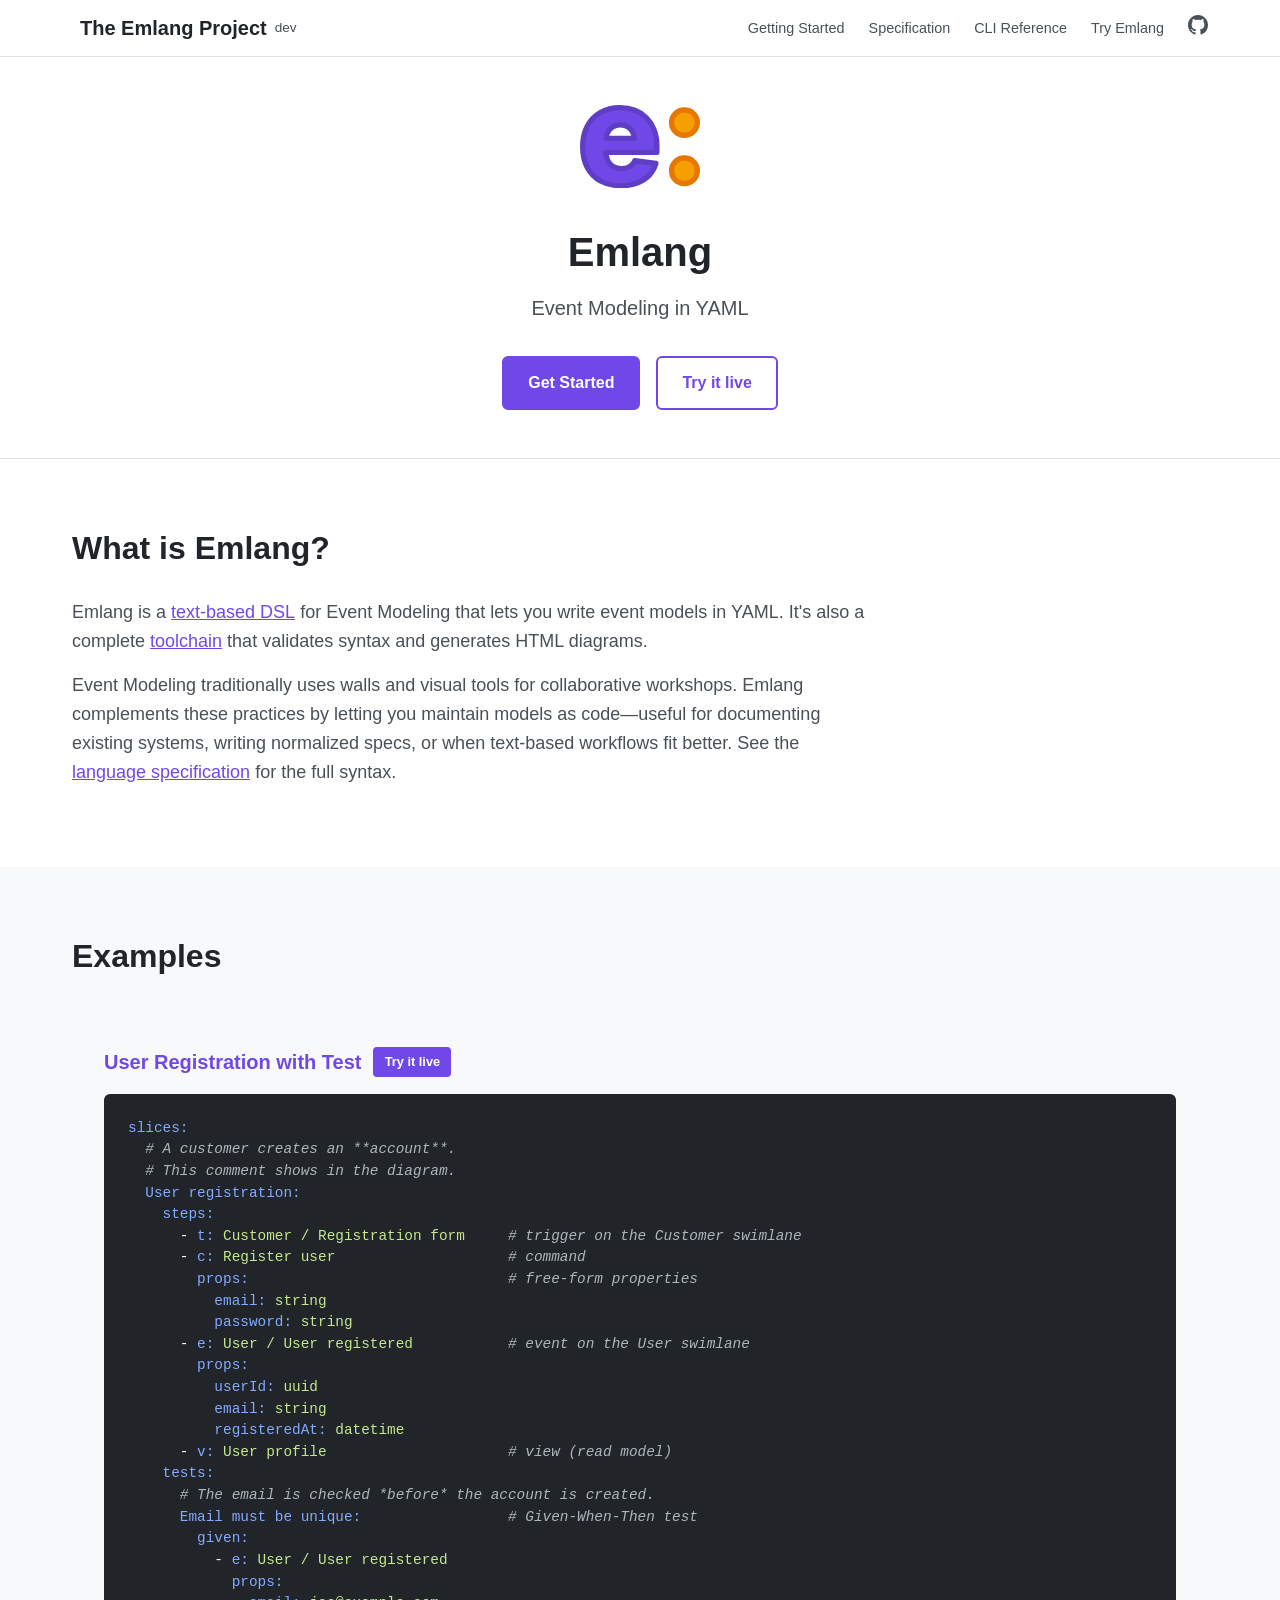
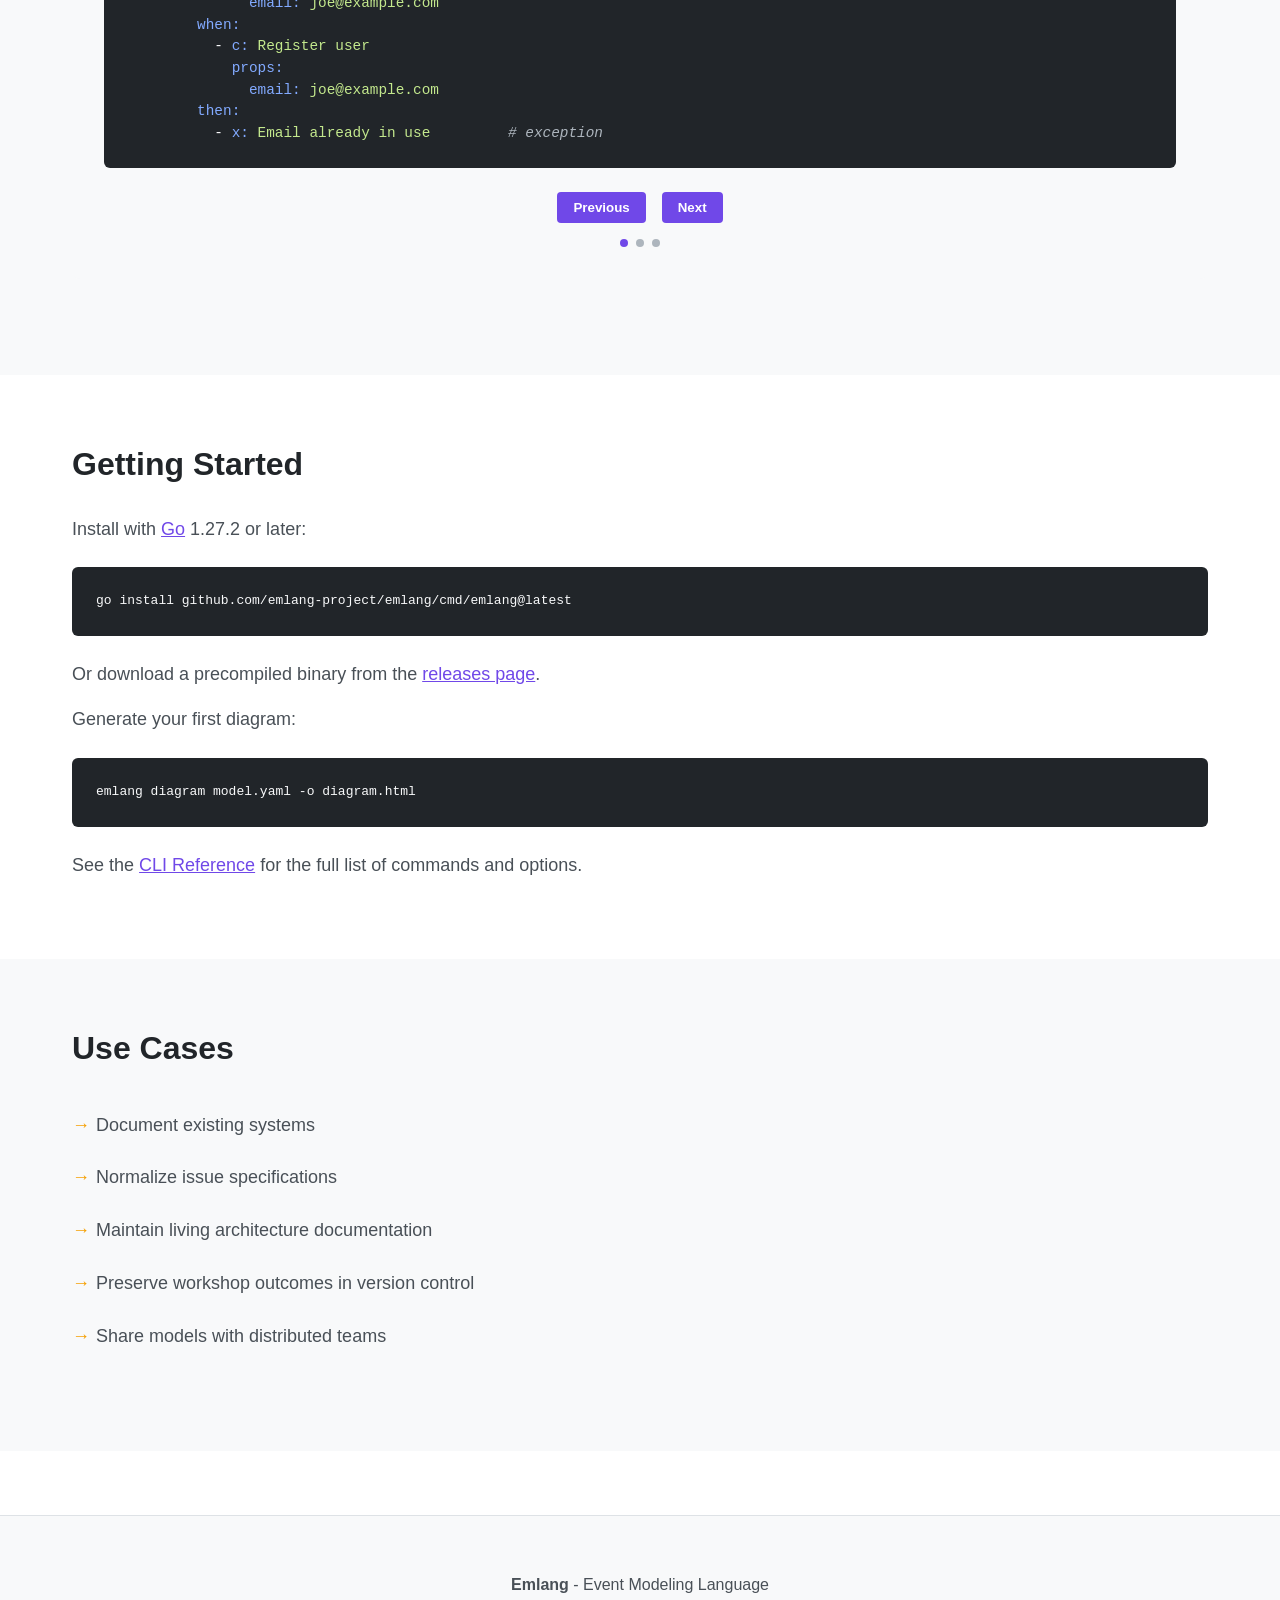
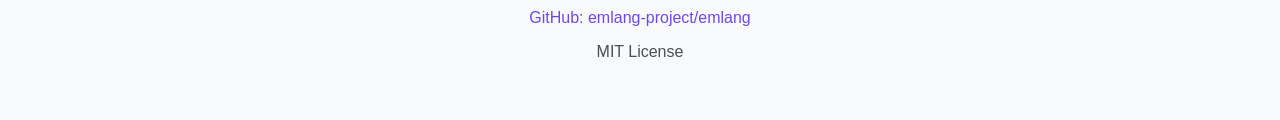
<file: docs/index.html>
<!DOCTYPE html>
<html lang="en">
<head>
    <meta charset="UTF-8">
    <meta name="viewport" content="width=device-width, initial-scale=1.0">
    <title>Emlang - Event Modeling Language</title>
    <meta name="description" content="Event Modeling in YAML. A text-based DSL for Event Modeling.">
    <link rel="icon" type="image/x-icon" href="favicon.ico">
    <link rel="canonical" href="https://emlang-project.github.io/">
    <meta property="og:title" content="Emlang - Event Modeling Language">
    <meta property="og:description" content="Event Modeling in YAML. A text-based DSL for Event Modeling.">
    <meta property="og:type" content="website">
    <meta property="og:url" content="https://emlang-project.github.io/">
    <meta property="og:image" content="https://emlang-project.github.io/logo.png">
    <meta name="twitter:card" content="summary">
    <meta name="twitter:title" content="Emlang - Event Modeling Language">
    <meta name="twitter:description" content="Event Modeling in YAML. A text-based DSL for Event Modeling.">
    <meta name="twitter:image" content="https://emlang-project.github.io/logo.png">
    <link rel="stylesheet" href="styles.css">
    <style>
        /* Nav logo animation (homepage only) */
        .nav-logo-img {
            width: 0;
            opacity: 0;
            overflow: hidden;
            transition: width 0.3s ease, opacity 0.3s ease;
        }

        nav.scrolled .nav-logo-img {
            width: 28px;
            opacity: 1;
        }

        /* Header */
        header {
            padding: 3rem 0;
            text-align: center;
            border-bottom: 1px solid var(--gray-3);
        }

        .logo {
            width: 120px;
            height: auto;
            margin-bottom: 1.5rem;
        }

        h1 {
            font-size: 2.5rem;
            font-weight: 800;
            margin-bottom: 0.5rem;
            color: var(--gray-9);
        }

        .tagline {
            font-size: 1.25rem;
            color: var(--gray-7);
            margin-bottom: 2rem;
        }

        .cta-buttons {
            display: flex;
            gap: 1rem;
            justify-content: center;
            flex-wrap: wrap;
        }

        .btn {
            display: inline-block;
            padding: 0.75rem 1.5rem;
            border-radius: 6px;
            text-decoration: none;
            font-weight: 600;
            transition: all 0.2s;
        }

        .btn-primary {
            background: var(--violet-6);
            color: white;
            border: 2px solid var(--violet-6);
        }

        .btn-primary:hover {
            background: var(--violet-7);
            border-color: var(--violet-7);
        }

        .btn-secondary {
            background: white;
            color: var(--violet-6);
            border: 2px solid var(--violet-6);
        }

        .btn-secondary:hover {
            background: var(--gray-0);
        }

        /* Sections (homepage overrides) */
        section {
            padding: 4rem 0;
            border-bottom: none;
        }

        section h2 {
            font-size: 2rem;
            margin-bottom: 1.5rem;
        }

        section p {
            font-size: 1.125rem;
        }

        /* Carousel */
        .carousel {
            position: relative;
            background: var(--gray-0);
            border-radius: 8px;
            padding: 2rem;
            margin: 2rem 0;
        }

        .carousel-item {
            display: none;
        }

        .carousel-item.active {
            display: block;
        }

        .carousel-title {
            font-size: 1.25rem;
            font-weight: 600;
            margin-bottom: 1rem;
            color: var(--violet-6);
            display: flex;
            align-items: center;
            gap: 0.75rem;
        }

        .open-in-editor {
            font-size: 0.8rem;
            font-weight: 600;
            color: white;
            text-decoration: none;
            background: var(--violet-6);
            border-radius: 4px;
            padding: 0.3rem 0.7rem;
            transition: background 0.2s;
            white-space: nowrap;
        }

        .open-in-editor:hover {
            background: var(--violet-7);
        }

        .install-wrapper {
            position: relative;
        }

        .carousel-nav {
            display: flex;
            justify-content: center;
            gap: 1rem;
            margin-top: 1.5rem;
        }

        .carousel-nav button {
            background: var(--violet-6);
            color: white;
            border: none;
            padding: 0.5rem 1rem;
            border-radius: 4px;
            cursor: pointer;
            font-weight: 600;
            transition: background 0.2s;
        }

        .carousel-nav button:hover {
            background: var(--violet-7);
        }

        .carousel-indicators {
            display: flex;
            justify-content: center;
            gap: 0.5rem;
            margin-top: 1rem;
        }

        .indicator {
            width: 8px;
            height: 8px;
            border-radius: 50%;
            background: var(--gray-5);
            cursor: pointer;
        }

        .indicator.active {
            background: var(--violet-6);
        }

        /* Installation */
        .install-box {
            background: var(--gray-9);
            color: #f8f9fa;
            padding: 1.5rem;
            border-radius: 6px;
            margin: 1.5rem 0;
            font-family: monospace;
        }

        /* Use Cases */
        .use-cases {
            list-style: none;
            margin: 1.5rem 0;
        }

        .use-cases li {
            padding: 0.75rem 0;
            padding-left: 1.5rem;
            position: relative;
            font-size: 1.125rem;
            color: var(--gray-7);
        }

        .use-cases li:before {
            content: "\2192";
            position: absolute;
            left: 0;
            color: var(--orange-6);
            font-weight: 700;
        }

        /* Footer (homepage override) */
        footer {
            margin-top: 4rem;
        }

        /* Responsive (homepage overrides) */
        @media (max-width: 768px) {
            h1 {
                font-size: 2rem;
            }

            .tagline {
                font-size: 1.125rem;
            }

            section h2 {
                font-size: 1.5rem;
            }

            .cta-buttons {
                flex-direction: column;
                align-items: stretch;
            }
        }
    </style>
</head>
<body>
    <nav>
        <div class="nav-inner">
            <a href="#" class="nav-logo"><img src="logo.svg" alt="Emlang" class="nav-logo-img"> The Emlang Project</a> <a href="https://github.com/emlang-project/emlang/releases/latest" class="nav-version">dev</a>
            <button class="nav-toggle" aria-label="Toggle navigation" onclick="document.querySelector('.nav-links').classList.toggle('open')">
                <svg viewBox="0 0 24 24" fill="none" stroke="currentColor" stroke-width="2"><path d="M3 12h18M3 6h18M3 18h18"/></svg>
            </button>
            <ul class="nav-links">
                <li><a href="#getting-started">Getting Started</a></li>
                <li><a href="spec.html">Specification</a></li>
                <li><a href="cli.html">CLI Reference</a></li>
                <li><a href="repl.html" target="_blank">Try Emlang</a></li>
                <li><a href="https://github.com/emlang-project/emlang" target="_blank" aria-label="GitHub" class="nav-github"><svg viewBox="0 0 16 16" width="20" height="20" fill="currentColor"><path d="M8 0C3.58 0 0 3.58 0 8c0 3.54 2.29 6.53 5.47 7.59.4.07.55-.17.55-.38 0-.19-.01-.82-.01-1.49-2.01.37-2.53-.49-2.69-.94-.09-.23-.48-.94-.82-1.13-.28-.15-.68-.52-.01-.53.63-.01 1.08.58 1.23.82.72 1.21 1.87.87 2.33.66.07-.52.28-.87.51-1.07-1.78-.2-3.64-.89-3.64-3.95 0-.87.31-1.59.82-2.15-.08-.2-.36-1.02.08-2.12 0 0 .67-.21 2.2.82.64-.18 1.32-.27 2-.27.68 0 1.36.09 2 .27 1.53-1.04 2.2-.82 2.2-.82.44 1.1.16 1.92.08 2.12.51.56.82 1.27.82 2.15 0 3.07-1.87 3.75-3.65 3.95.29.25.54.73.54 1.48 0 1.07-.01 1.93-.01 2.2 0 .21.15.46.55.38A8.013 8.013 0 0016 8c0-4.42-3.58-8-8-8z"/></svg></a></li>
            </ul>
        </div>
    </nav>

    <header>
        <div class="container">
            <svg class="logo" width="228.35938" height="158.6992" viewBox="0 0 228.35938 158.6992" version="1.1">
                <g transform="translate(-84.853516,-176.65039)">
                    <g style="fill:#f59f00;fill-opacity:1;stroke:#e67700;stroke-opacity:1" transform="translate(0,14.44824)">
                        <path style="fill:#f59f00;fill-opacity:1;stroke:#e67700;stroke-width:10;stroke-linejoin:bevel;stroke-opacity:1" d="m 283.60352,263.03711 c -6.94445,0 -12.80382,2.34374 -17.57813,7.03125 -4.68751,4.68751 -7.03125,10.45876 -7.03125,17.31641 0,6.85765 2.34374,12.63085 7.03125,17.31835 4.77431,4.68751 10.63368,7.03126 17.57813,7.03126 6.94445,0 12.7617,-2.34375 17.44921,-7.03126 4.77431,-4.6875 7.16016,-10.4607 7.16016,-17.31835 0,-6.85765 -2.38585,-12.6289 -7.16016,-17.31641 -4.68751,-4.68751 -10.50476,-7.03125 -17.44921,-7.03125 z"/>
                        <path style="fill:#f59f00;fill-opacity:1;stroke:#e67700;stroke-width:10;stroke-linejoin:bevel;stroke-opacity:1" d="m 283.60352,171.36914 c -6.94445,0 -12.80382,2.34374 -17.57813,7.03125 -4.68751,4.68751 -7.03125,10.46071 -7.03125,17.31836 0,6.85765 2.34374,12.63085 7.03125,17.31836 4.77431,4.68751 10.63368,7.03125 17.57813,7.03125 6.94445,0 12.7617,-2.34374 17.44921,-7.03125 4.77431,-4.68751 7.16016,-10.46071 7.16016,-17.31836 0,-6.85765 -2.38585,-12.63085 -7.16016,-17.31836 -4.68751,-4.68751 -10.50476,-7.03125 -17.44921,-7.03125 z"/>
                    </g>
                    <path style="fill:#7048e8;stroke:#5f3dc4;stroke-width:10;stroke-linejoin:round;stroke-opacity:1" d="m 161.07812,181.65039 c -14.32292,0 -26.86695,3.12499 -37.63085,9.375 -10.6771,6.25001 -18.96637,14.97394 -24.869145,26.17188 -5.81598,11.11112 -8.724609,24.04577 -8.724609,38.80273 0,15.191 2.908629,28.34199 8.724609,39.45312 5.902785,11.11113 14.322255,19.70486 25.259765,25.78125 10.93751,6.0764 23.87217,9.11523 38.80273,9.11523 11.71877,0 22.17946,-1.7808 31.38086,-5.33983 9.2014,-3.55904 16.79557,-8.50694 22.78516,-14.84375 6.07639,-6.42363 10.24305,-13.88759 12.5,-22.39453 l -40.36328,-5.20899 c -1.21528,3.21181 -3.03819,5.94618 -5.46875,8.20312 -2.34375,2.17014 -5.20833,3.86284 -8.59375,5.07813 -3.38542,1.12846 -7.16146,1.69335 -11.32813,1.69335 -5.90278,0 -11.069,-1.21591 -15.49609,-3.64648 -4.42709,-2.51737 -7.8546,-6.20725 -10.28516,-11.06835 -2.1263,-4.4889 -3.28906,-9.86951 -3.48632,-16.14454 h 96.97461 v -11.58984 c 0,-11.71877 -1.73481,-22.09135 -5.20704,-31.11914 -3.38542,-9.11459 -8.24717,-16.79687 -14.58398,-23.04688 -6.25001,-6.33681 -13.67186,-11.11046 -22.26563,-14.32227 -8.50696,-3.29861 -17.88193,-4.94921 -28.125,-4.94921 z m 0.52149,32.94336 c 5.90278,0 10.85069,1.25803 14.84375,3.77539 3.99307,2.51737 7.02995,6.16319 9.11328,10.9375 1.4074,3.16666 2.34025,6.77038 2.79688,10.80859 h -53.81641 c 0.4375,-4.07118 1.38541,-7.71701 2.84375,-10.9375 2.17014,-4.6007 5.29513,-8.16037 9.375,-10.67774 4.07987,-2.60417 9.02777,-3.90624 14.84375,-3.90624 z"/>
                </g>
            </svg>
            <h1>Emlang</h1>
            <p class="tagline">Event Modeling in YAML</p>
            <div class="cta-buttons">
                <a href="#getting-started" class="btn btn-primary">Get Started</a>
                <a href="repl.html" target="_blank" class="btn btn-secondary">Try it live</a>
            </div>
        </div>
    </header>

    <section id="what-is-emlang">
        <div class="container">
            <h2>What is Emlang?</h2>
            <p>Emlang is a <a href="spec.html" style="color: var(--violet-6); font-weight: 500;">text-based DSL</a> for Event Modeling that lets you write event models in YAML. It's also a complete <a href="cli.html" style="color: var(--violet-6); font-weight: 500;">toolchain</a> that validates syntax and generates HTML diagrams.</p>
            <p>Event Modeling traditionally uses walls and visual tools for collaborative workshops. Emlang complements these practices by letting you maintain models as code—useful for documenting existing systems, writing normalized specs, or when text-based workflows fit better. See the <a href="spec.html" style="color: var(--violet-6); font-weight: 500;">language specification</a> for the full syntax.</p>
        </div>
    </section>

    <section id="examples" style="background: var(--gray-0);">
        <div class="container">
            <h2>Examples</h2>
            <div class="carousel">
                <div class="carousel-item active">
                    <div class="carousel-title">User Registration with Test <a class="open-in-editor" href="#">Try it live</a></div>
                    <div class="code-wrapper">
                        <button class="copy-btn" onclick="copyCode(this)">Copy</button>
                        <pre><code><span class="hljs-attr">slices:</span>
  <span class="hljs-comment"># A customer creates an **account**.</span>
  <span class="hljs-comment"># This comment shows in the diagram.</span>
  <span class="hljs-attr">User registration:</span>
    <span class="hljs-attr">steps:</span>
      - <span class="hljs-attr">t:</span> <span class="hljs-string">Customer / Registration form</span>     <span class="hljs-comment"># trigger on the Customer swimlane</span>
      - <span class="hljs-attr">c:</span> <span class="hljs-string">Register user</span>                    <span class="hljs-comment"># command</span>
        <span class="hljs-attr">props:</span>                              <span class="hljs-comment"># free-form properties</span>
          <span class="hljs-attr">email:</span> <span class="hljs-string">string</span>
          <span class="hljs-attr">password:</span> <span class="hljs-string">string</span>
      - <span class="hljs-attr">e:</span> <span class="hljs-string">User / User registered</span>           <span class="hljs-comment"># event on the User swimlane</span>
        <span class="hljs-attr">props:</span>
          <span class="hljs-attr">userId:</span> <span class="hljs-string">uuid</span>
          <span class="hljs-attr">email:</span> <span class="hljs-string">string</span>
          <span class="hljs-attr">registeredAt:</span> <span class="hljs-string">datetime</span>
      - <span class="hljs-attr">v:</span> <span class="hljs-string">User profile</span>                     <span class="hljs-comment"># view (read model)</span>
    <span class="hljs-attr">tests:</span>
      <span class="hljs-comment"># The email is checked *before* the account is created.</span>
      <span class="hljs-attr">Email must be unique:</span>                 <span class="hljs-comment"># Given-When-Then test</span>
        <span class="hljs-attr">given:</span>
          - <span class="hljs-attr">e:</span> <span class="hljs-string">User / User registered</span>
            <span class="hljs-attr">props:</span>
              <span class="hljs-attr">email:</span> <span class="hljs-string">joe@example.com</span>
        <span class="hljs-attr">when:</span>
          - <span class="hljs-attr">c:</span> <span class="hljs-string">Register user</span>
            <span class="hljs-attr">props:</span>
              <span class="hljs-attr">email:</span> <span class="hljs-string">joe@example.com</span>
        <span class="hljs-attr">then:</span>
          - <span class="hljs-attr">x:</span> <span class="hljs-string">Email already in use</span>         <span class="hljs-comment"># exception</span></code></pre>
                    </div>
                </div>

                <div class="carousel-item">
                    <div class="carousel-title">Invoice Generation <a class="open-in-editor" href="#">Try it live</a></div>
                    <div class="code-wrapper">
                        <button class="copy-btn" onclick="copyCode(this)">Copy</button>
                        <pre><code><span class="hljs-attr">slices:</span>
  <span class="hljs-attr">Invoice generation:</span>          <span class="hljs-comment"># processor pattern (direct form, no tests)</span>
    - <span class="hljs-attr">e:</span> <span class="hljs-string">Shipping / Order shipped</span>
    - <span class="hljs-attr">v:</span> <span class="hljs-string">Pending invoices</span>
    - <span class="hljs-attr">t:</span> <span class="hljs-string">Invoice generation process</span>
    - <span class="hljs-attr">c:</span> <span class="hljs-string">Generate invoice</span>
      <span class="hljs-attr">props:</span>
        <span class="hljs-attr">orderId:</span> <span class="hljs-string">uuid</span>
        <span class="hljs-attr">customerId:</span> <span class="hljs-string">uuid</span>
    - <span class="hljs-attr">e:</span> <span class="hljs-string">Billing / Invoice generated</span>
      <span class="hljs-attr">props:</span>
        <span class="hljs-attr">invoiceId:</span> <span class="hljs-string">uuid</span>
        <span class="hljs-attr">amount:</span> <span class="hljs-string">decimal</span>
        <span class="hljs-attr">generatedAt:</span> <span class="hljs-string">datetime</span>
    - <span class="hljs-attr">v:</span> <span class="hljs-string">Pending invoices</span></code></pre>
                    </div>
                </div>

                <div class="carousel-item">
                    <div class="carousel-title">Exploratory Brainstorming - Order Flow <a class="open-in-editor" href="#">Try it live</a></div>
                    <div class="code-wrapper">
                        <button class="copy-btn" onclick="copyCode(this)">Copy</button>
                        <pre><code><span class="hljs-attr">slices:</span>
  <span class="hljs-attr">Order flow:</span>              <span class="hljs-comment"># just events, no commands yet</span>
    - <span class="hljs-attr">e:</span> <span class="hljs-string">Order placed</span>
    - <span class="hljs-attr">e:</span> <span class="hljs-string">Payment received</span>
    - <span class="hljs-attr">e:</span> <span class="hljs-string">Items reserved</span>
    - <span class="hljs-attr">e:</span> <span class="hljs-string">Shipment scheduled</span>
    - <span class="hljs-attr">e:</span> <span class="hljs-string">Order shipped</span>
    - <span class="hljs-attr">e:</span> <span class="hljs-string">Order delivered</span>
    - <span class="hljs-attr">e:</span> <span class="hljs-string">Feedback requested</span>
    - <span class="hljs-attr">e:</span> <span class="hljs-string">Order completed</span></code></pre>
                    </div>
                </div>

                <div class="carousel-nav">
                    <button onclick="changeSlide(-1)">Previous</button>
                    <button onclick="changeSlide(1)">Next</button>
                </div>
                <div class="carousel-indicators">
                    <span class="indicator active" onclick="goToSlide(0)"></span>
                    <span class="indicator" onclick="goToSlide(1)"></span>
                    <span class="indicator" onclick="goToSlide(2)"></span>
                </div>
            </div>
        </div>
    </section>

    <section id="getting-started">
        <div class="container">
            <h2>Getting Started</h2>
            <p>Install with <a href="https://go.dev/doc/install" style="color: var(--violet-6);">Go</a> 1.27.2 or later:</p>
            <div class="install-wrapper">
                <button class="copy-btn" onclick="copyCode(this)">Copy</button>
                <div class="install-box">
go install github.com/emlang-project/emlang/cmd/emlang@latest
                </div>
            </div>
            <p>Or download a precompiled binary from the <a href="https://github.com/emlang-project/emlang/releases" style="color: var(--violet-6);">releases page</a>.</p>
            <p>Generate your first diagram:</p>
            <div class="install-wrapper">
                <button class="copy-btn" onclick="copyCode(this)">Copy</button>
                <div class="install-box">
emlang diagram model.yaml -o diagram.html
                </div>
            </div>
            <p>See the <a href="cli.html" style="color: var(--violet-6);">CLI Reference</a> for the full list of commands and options.</p>
        </div>
    </section>

    <section id="use-cases" style="background: var(--gray-0);">
        <div class="container">
            <h2>Use Cases</h2>
            <ul class="use-cases">
                <li>Document existing systems</li>
                <li>Normalize issue specifications</li>
                <li>Maintain living architecture documentation</li>
                <li>Preserve workshop outcomes in version control</li>
                <li>Share models with distributed teams</li>
            </ul>
        </div>
    </section>

    <footer>
        <div class="container">
            <p><strong>Emlang</strong> - Event Modeling Language</p>
            <p><a href="https://github.com/emlang-project/emlang">GitHub: emlang-project/emlang</a></p>
            <p>MIT License</p>
        </div>
    </footer>

    <script>
        let currentSlide = 0;
        const slides = document.querySelectorAll('.carousel-item');
        const indicators = document.querySelectorAll('.indicator');

        function showSlide(n) {
            slides.forEach(slide => slide.classList.remove('active'));
            indicators.forEach(indicator => indicator.classList.remove('active'));

            currentSlide = (n + slides.length) % slides.length;

            slides[currentSlide].classList.add('active');
            indicators[currentSlide].classList.add('active');
        }

        function changeSlide(direction) {
            showSlide(currentSlide + direction);
        }

        function goToSlide(n) {
            showSlide(n);
        }

        // Copy button
        function copyCode(btn) {
            const wrapper = btn.parentElement;
            const codeEl = wrapper.querySelector('code') || wrapper.querySelector('.install-box');
            const text = codeEl.textContent.trim();
            navigator.clipboard.writeText(text).then(() => {
                btn.textContent = 'Copied!';
                setTimeout(() => { btn.textContent = 'Copy'; }, 2000);
            });
        }

        // Show nav logo when header is scrolled out of view
        const nav = document.querySelector('nav');
        const header = document.querySelector('header');
        const observer = new IntersectionObserver(([entry]) => {
            nav.classList.toggle('scrolled', !entry.isIntersecting);
        }, { threshold: 0, rootMargin: '-86px 0px 0px 0px' });
        observer.observe(header);

        // Set "Try it live" links
        document.querySelectorAll('.carousel-item').forEach(item => {
            const code = item.querySelector('code');
            const link = item.querySelector('.open-in-editor');
            if (code && link) {
                link.href = 'repl.html?s=' + encodeURIComponent(code.textContent);
                link.target = '_blank';
            }
        });

        // Keyboard navigation for carousel
        document.addEventListener('keydown', (e) => {
            if (e.key === 'ArrowLeft') {
                changeSlide(-1);
            } else if (e.key === 'ArrowRight') {
                changeSlide(1);
            }
        });
    </script>
</body>
</html>
</file>
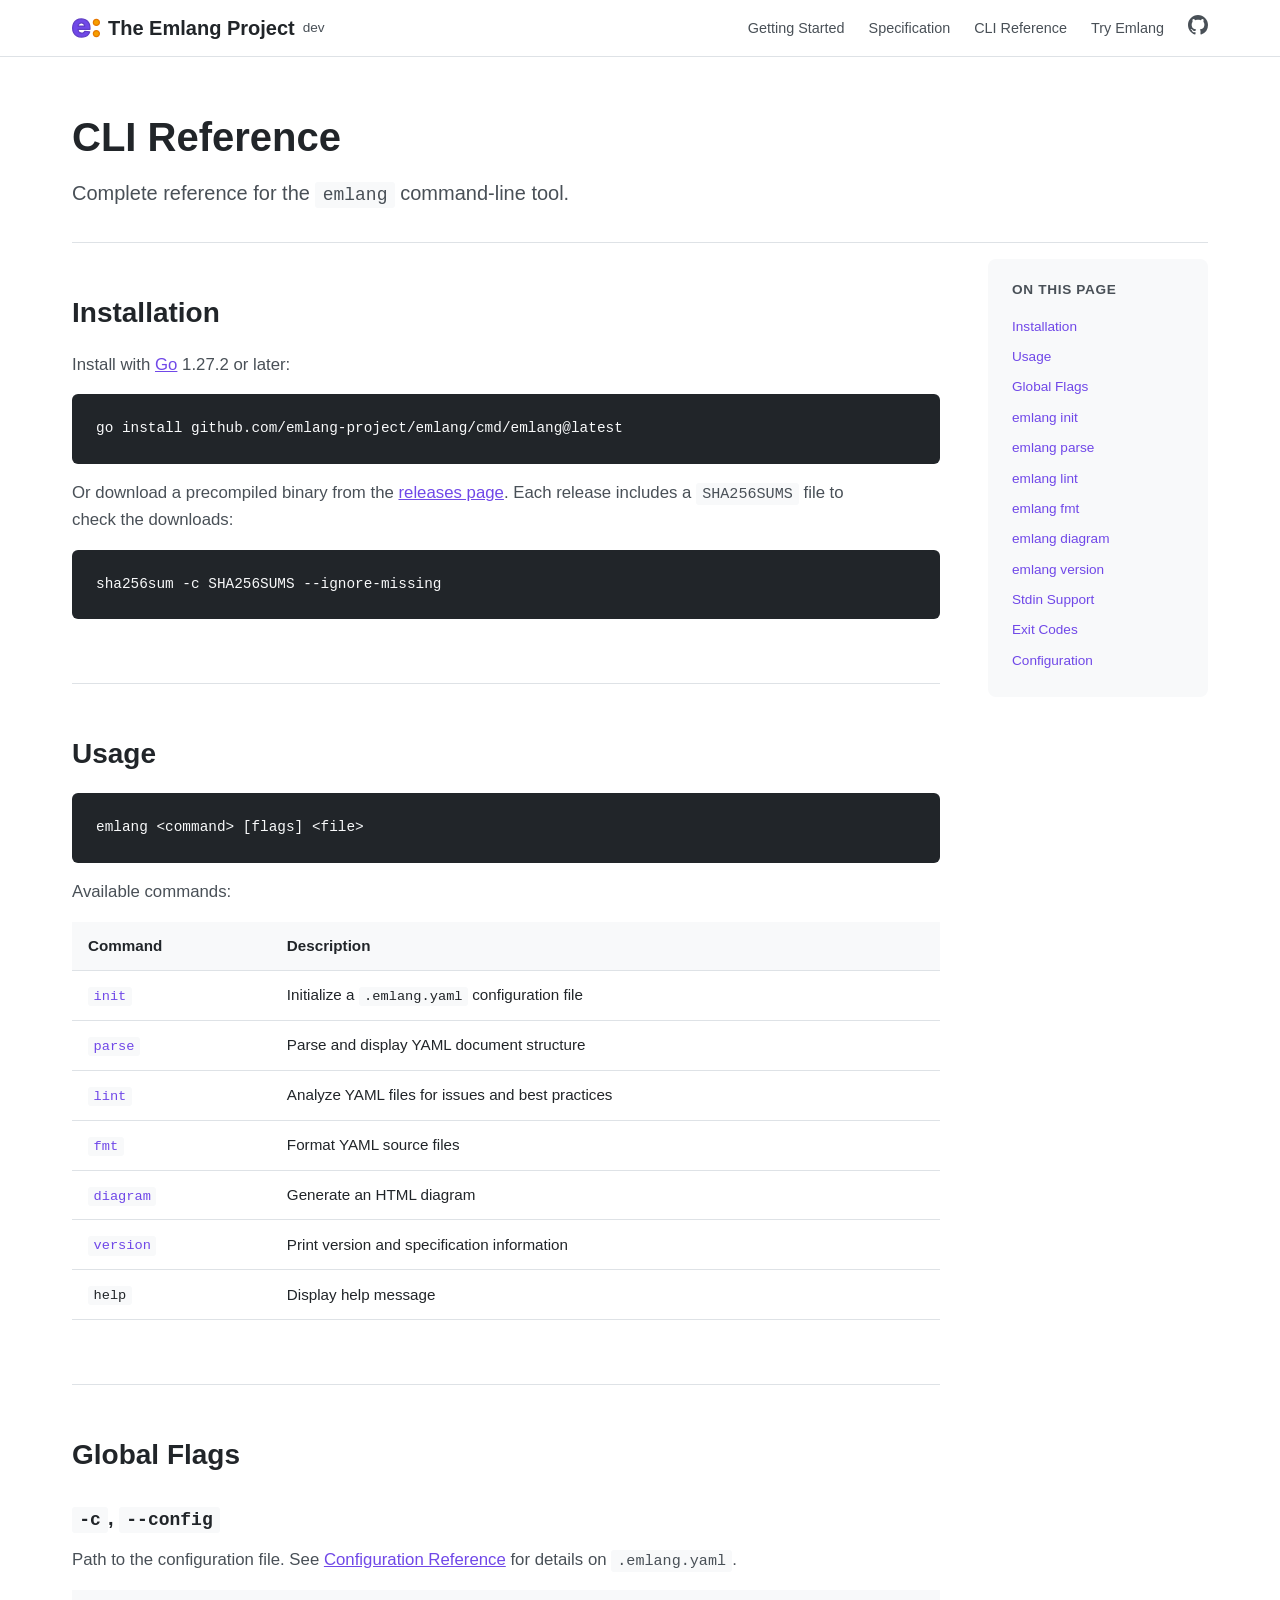
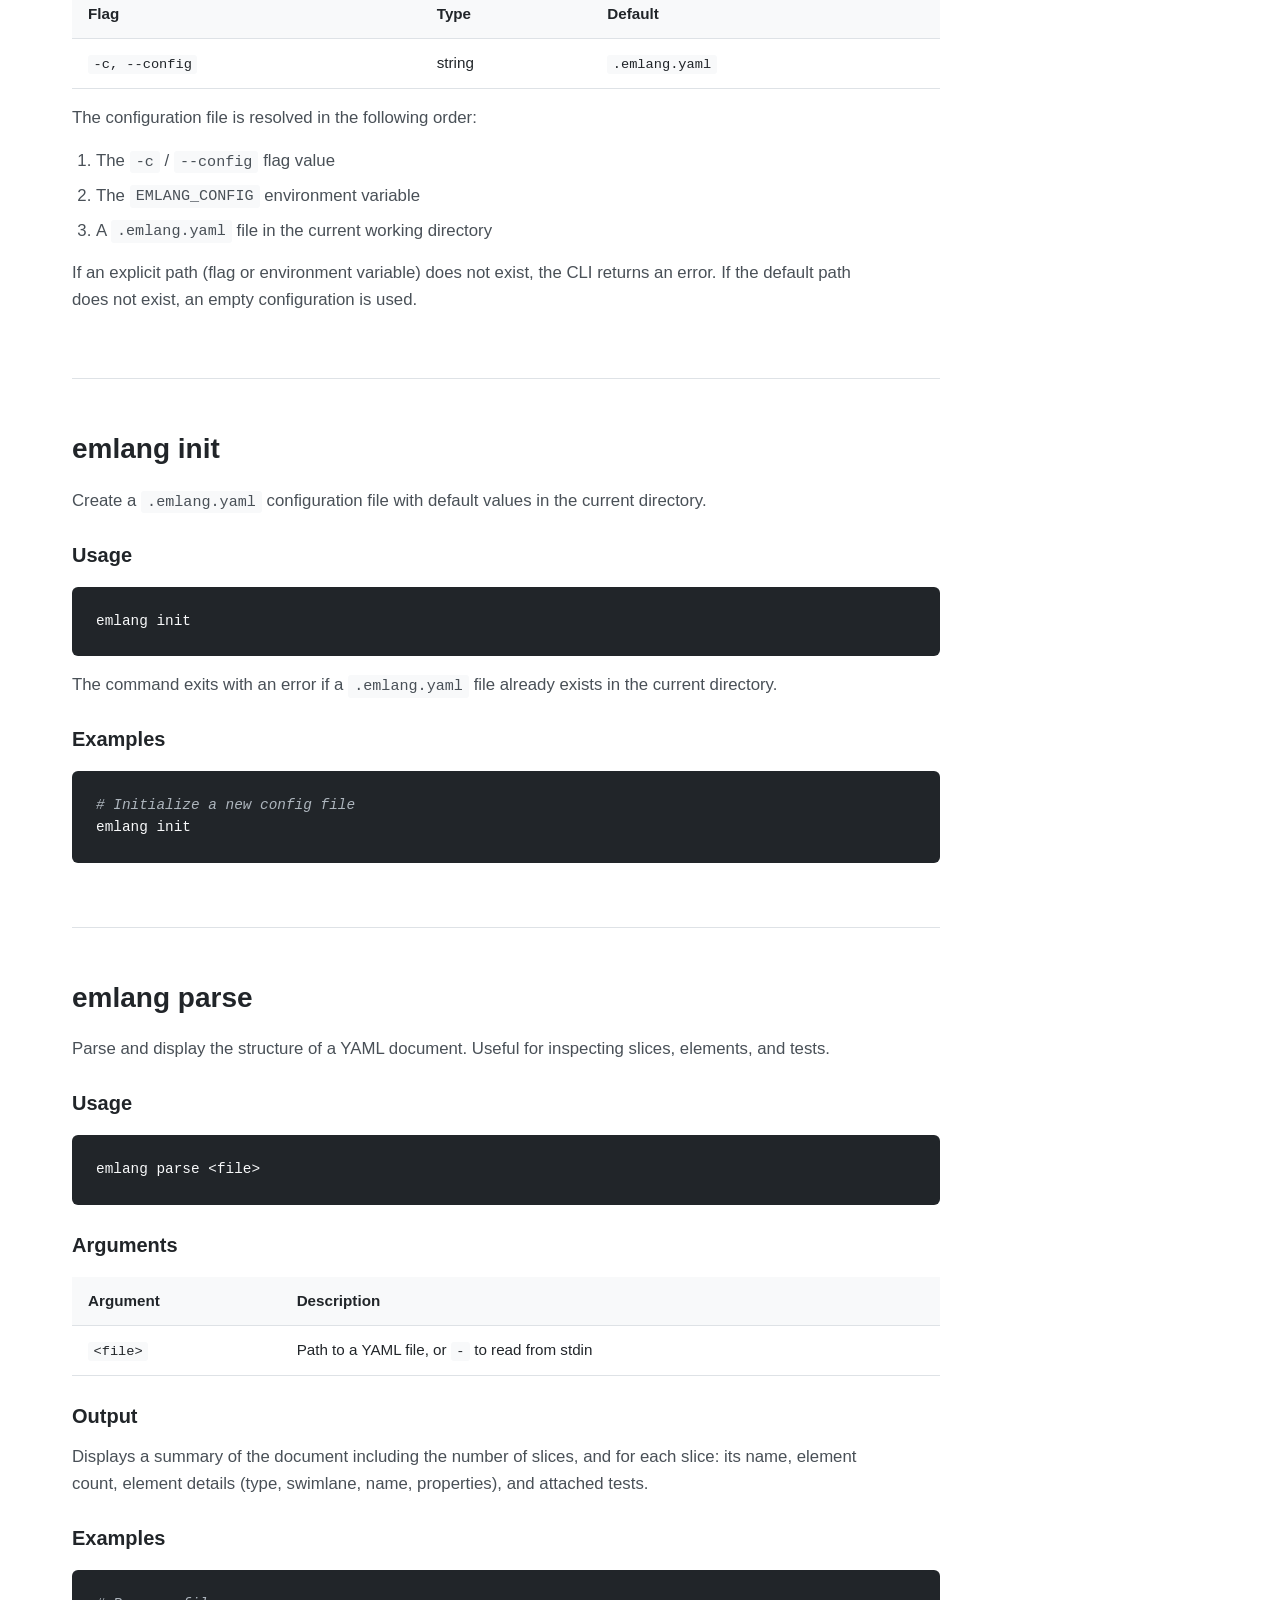
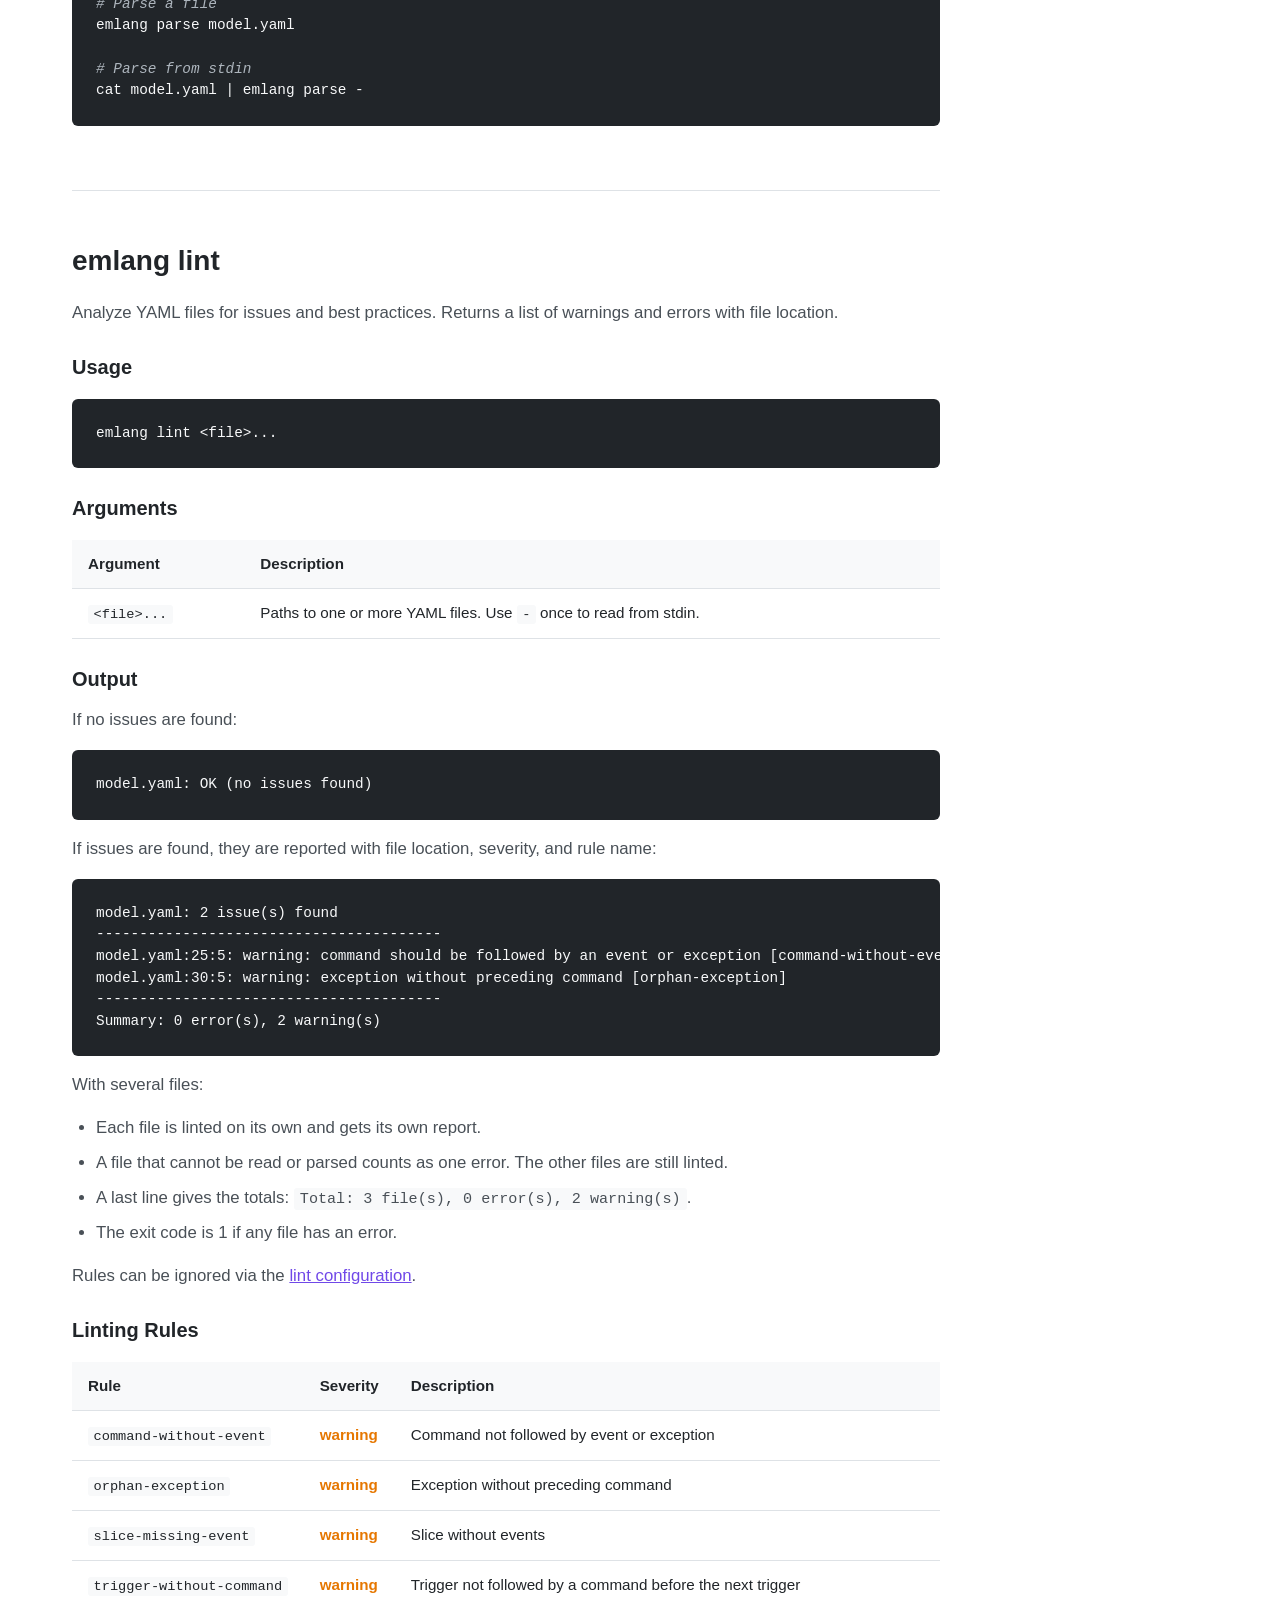
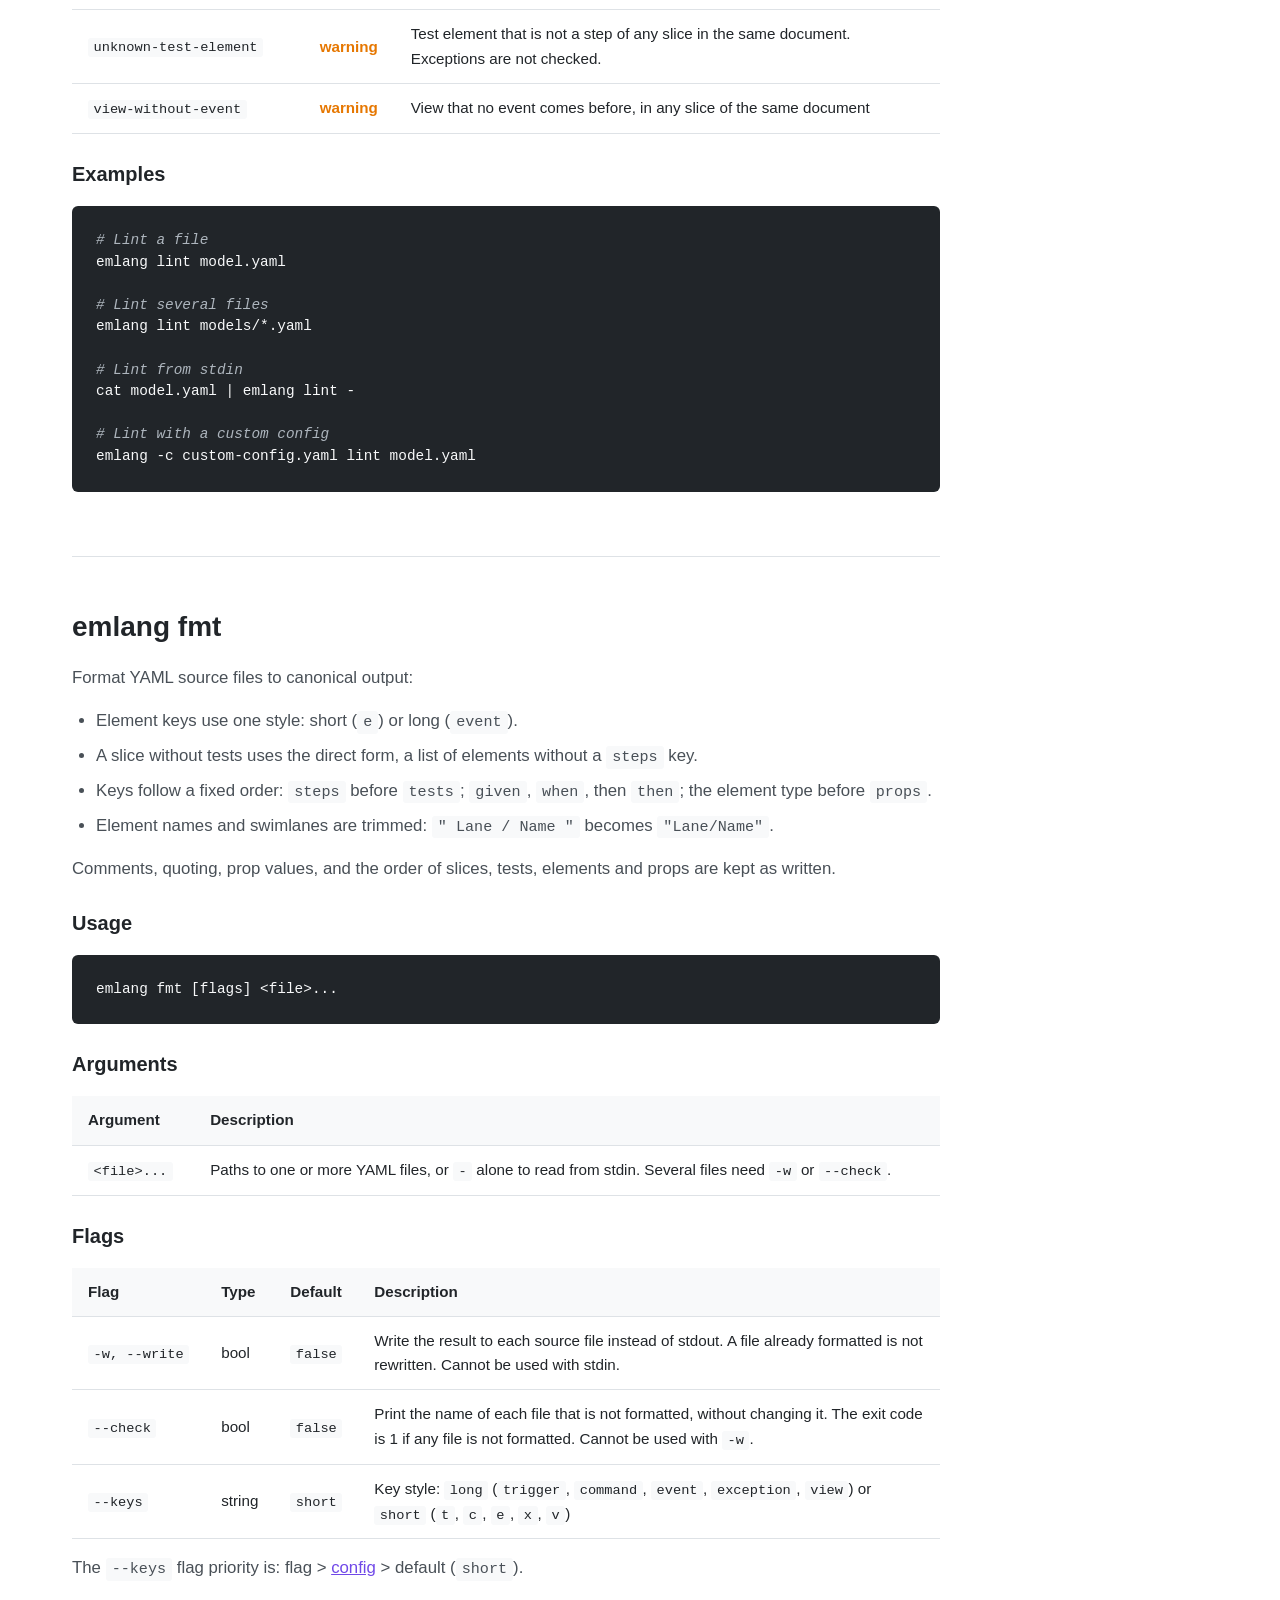
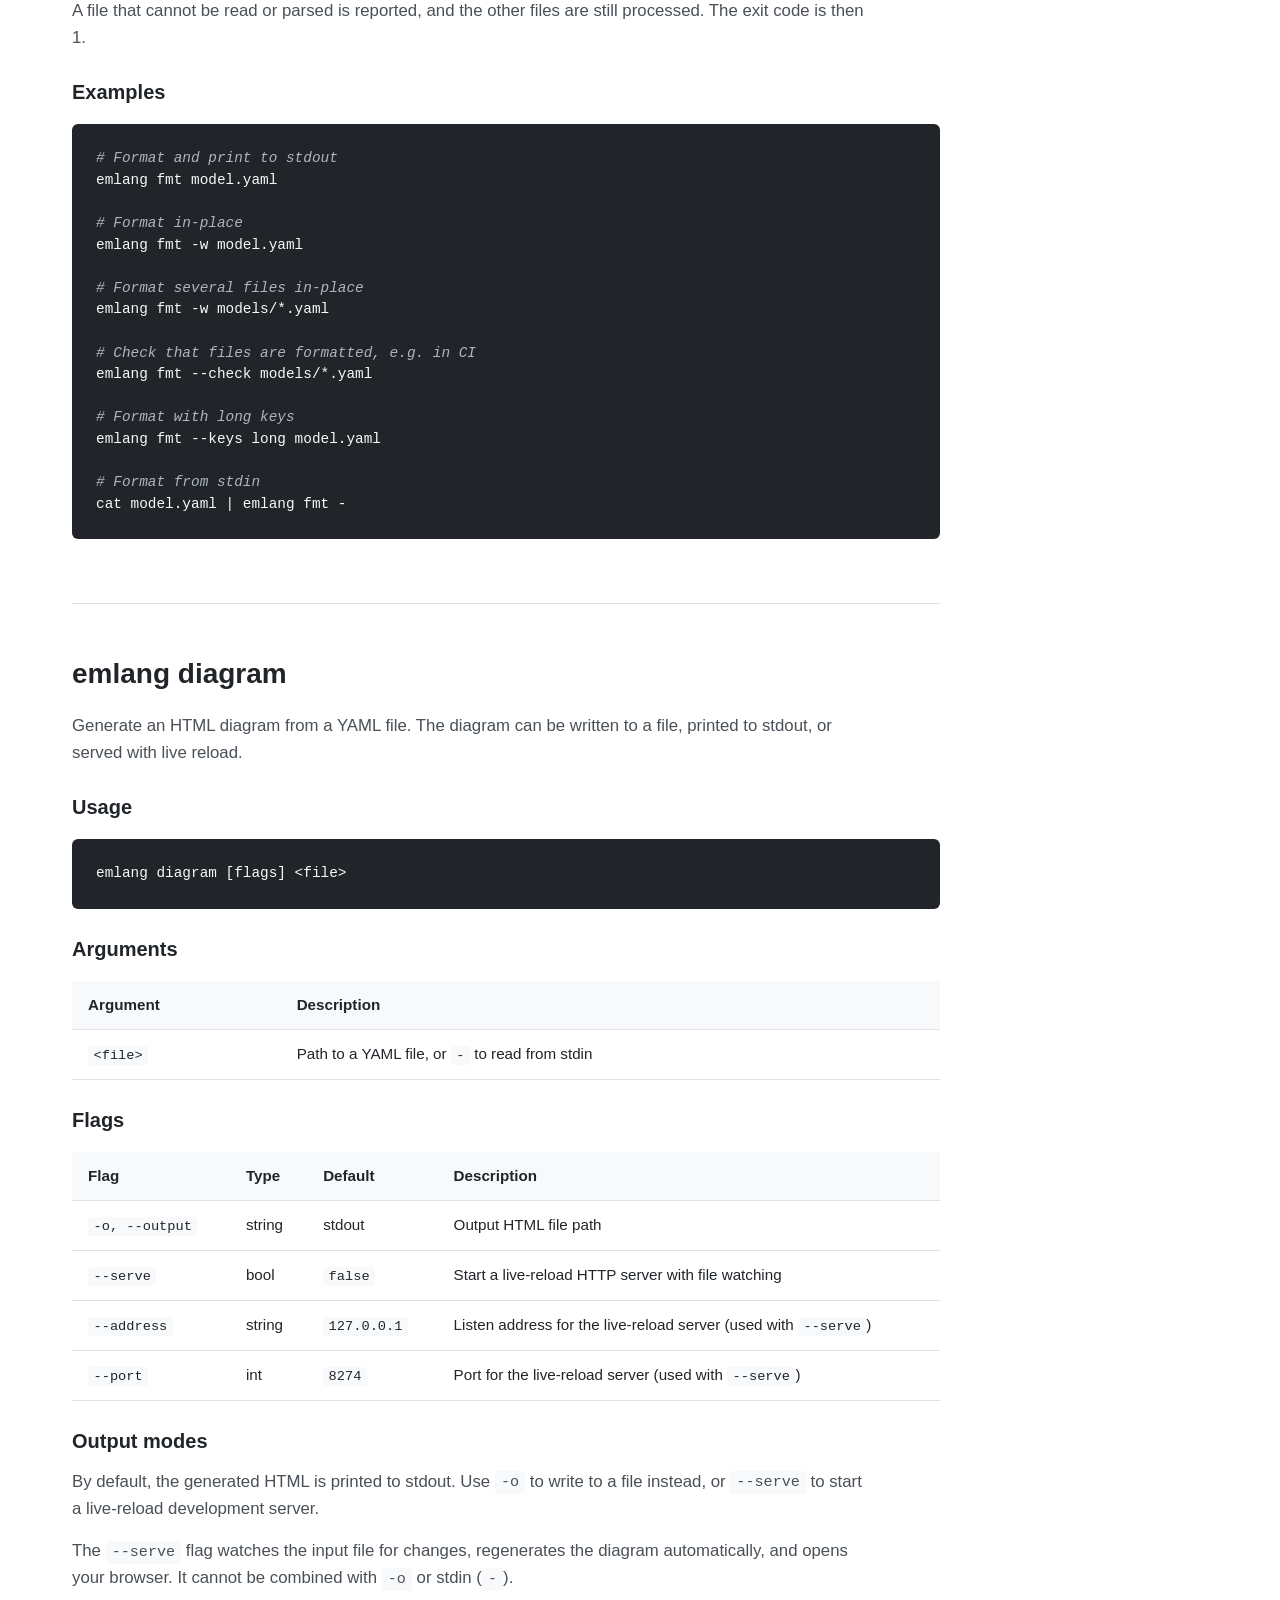
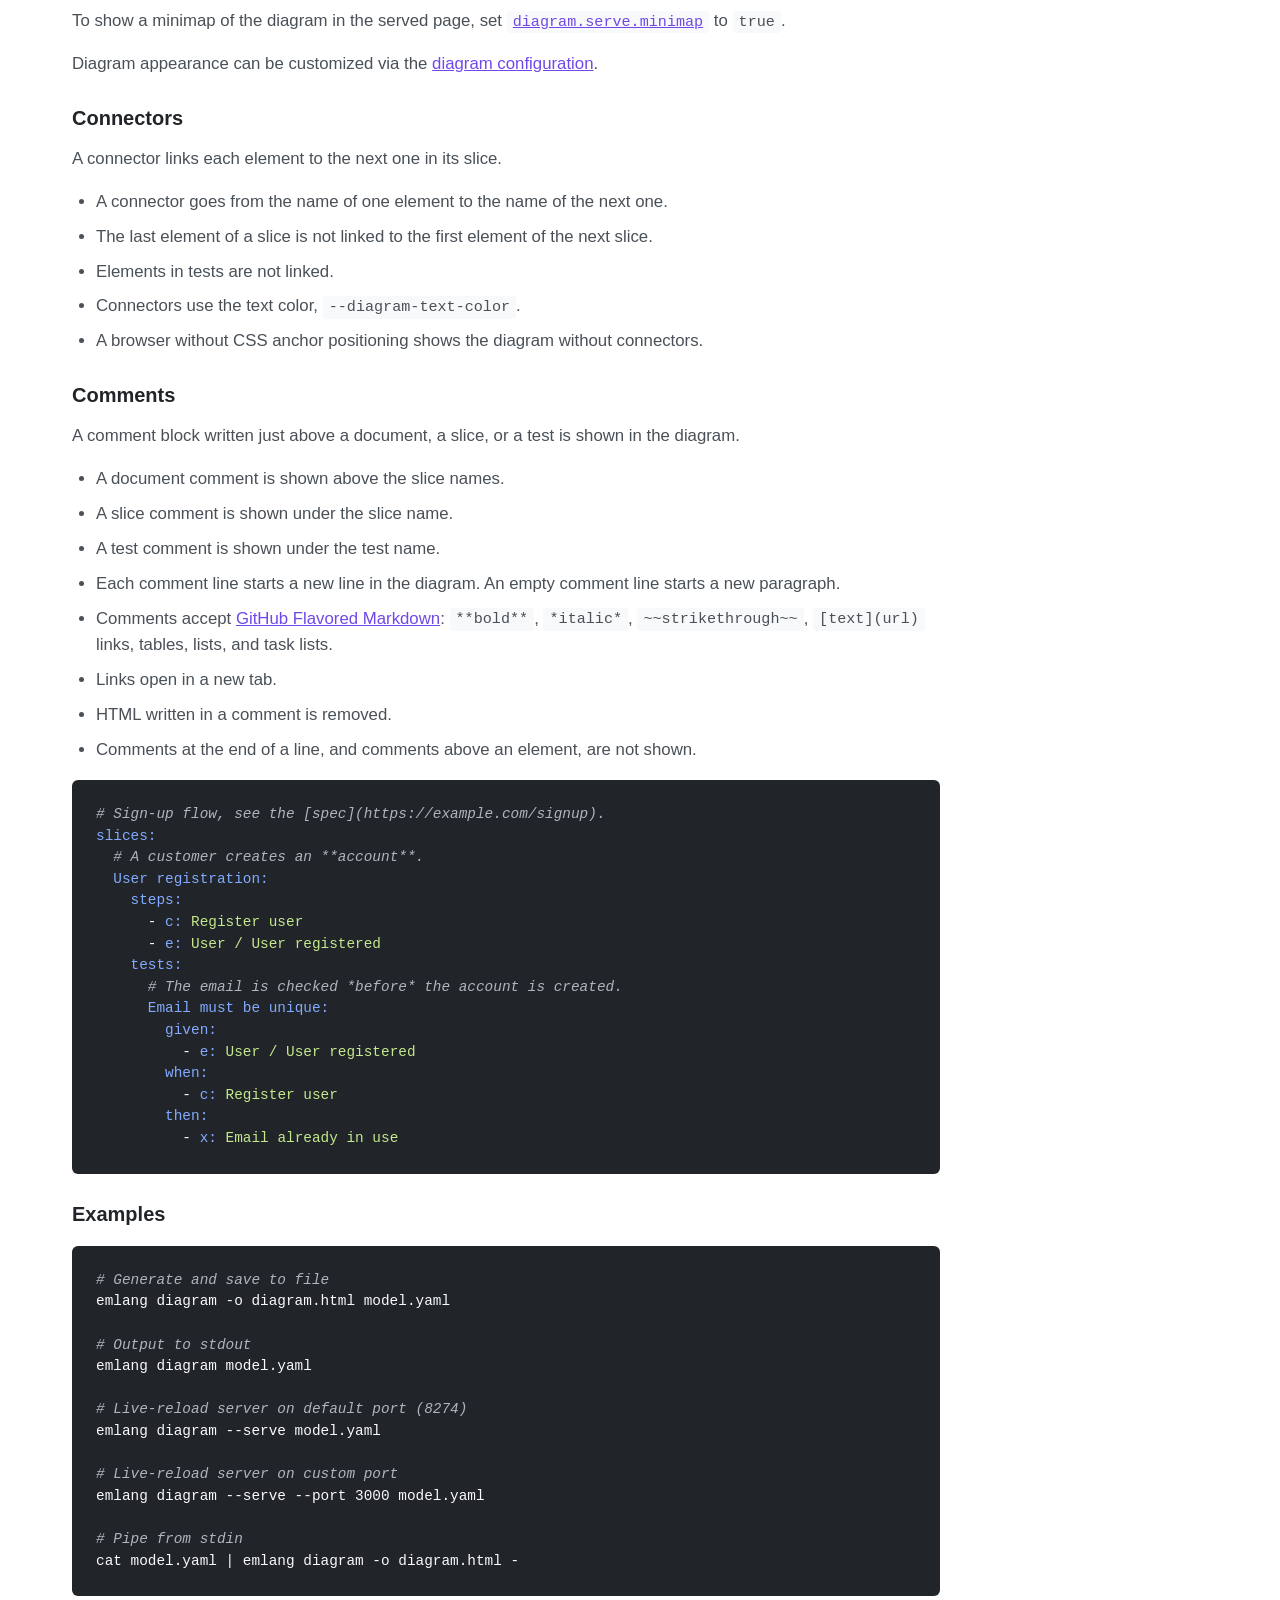
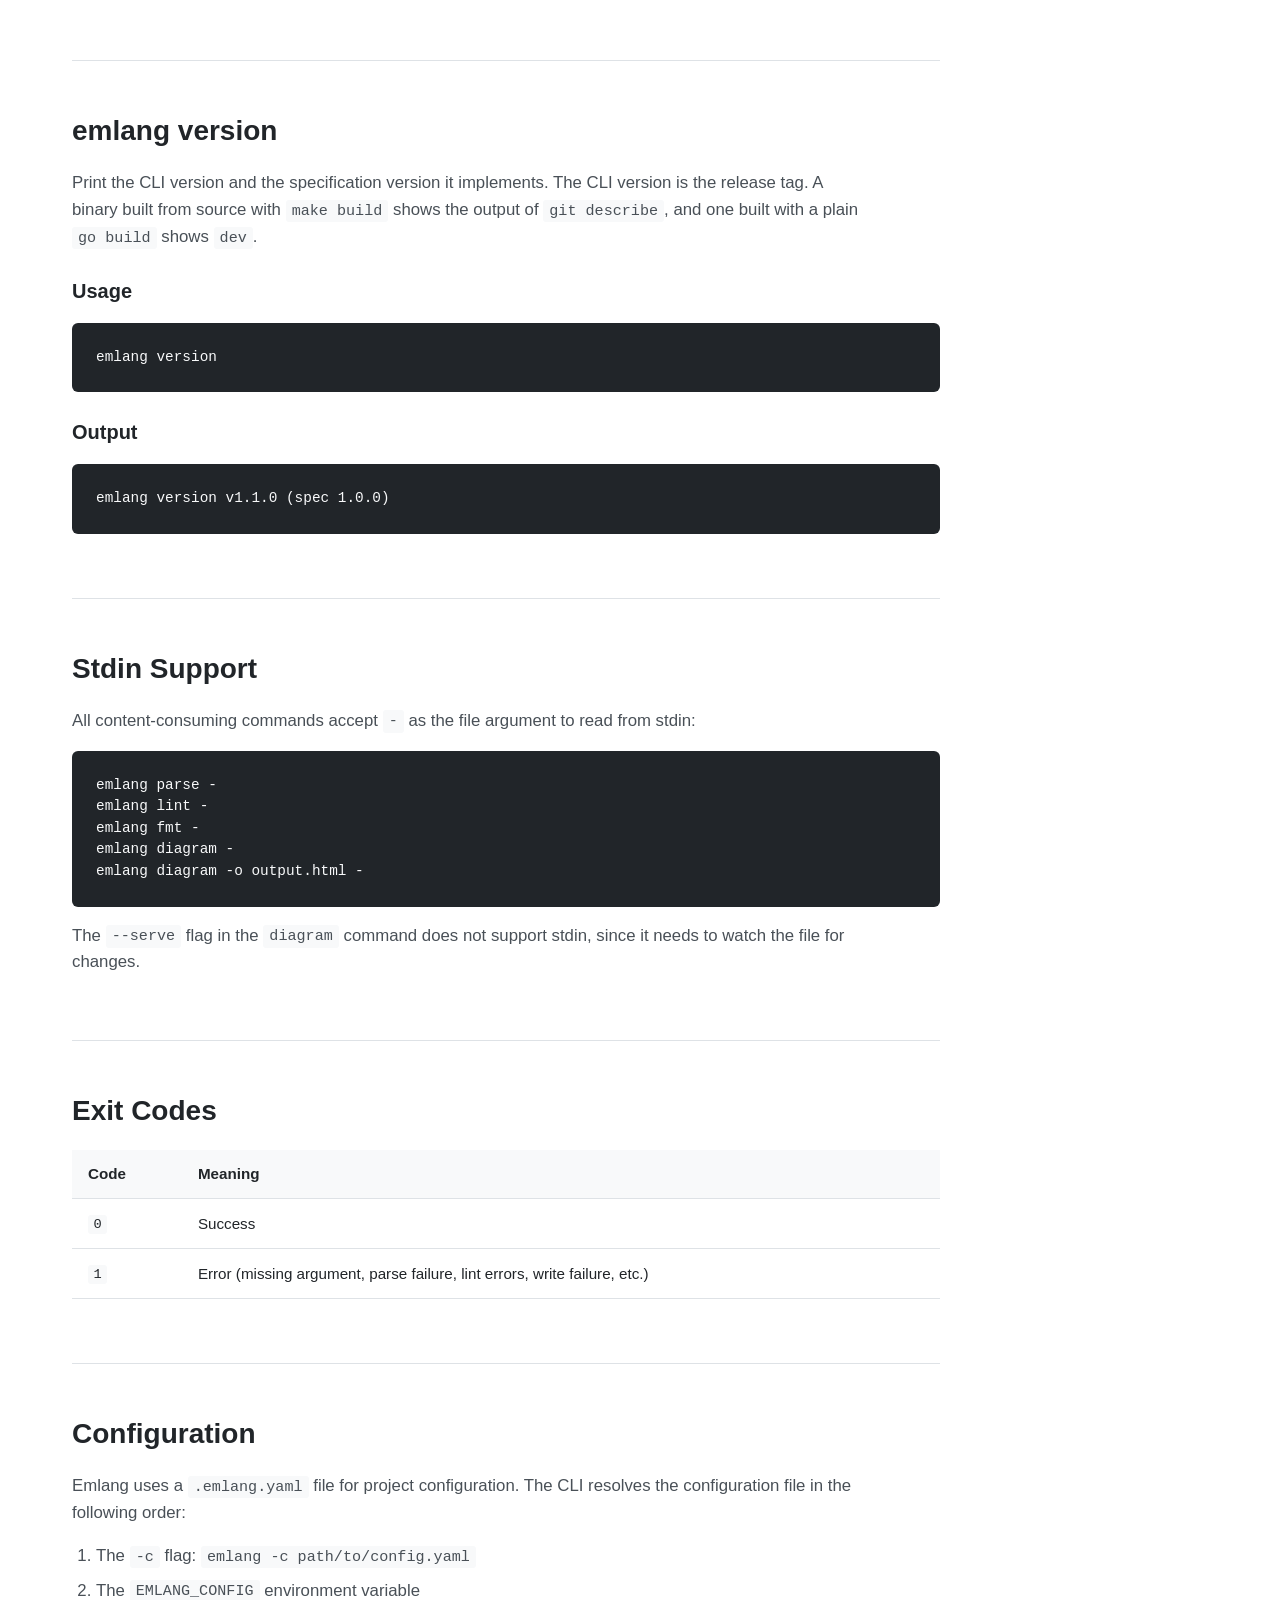
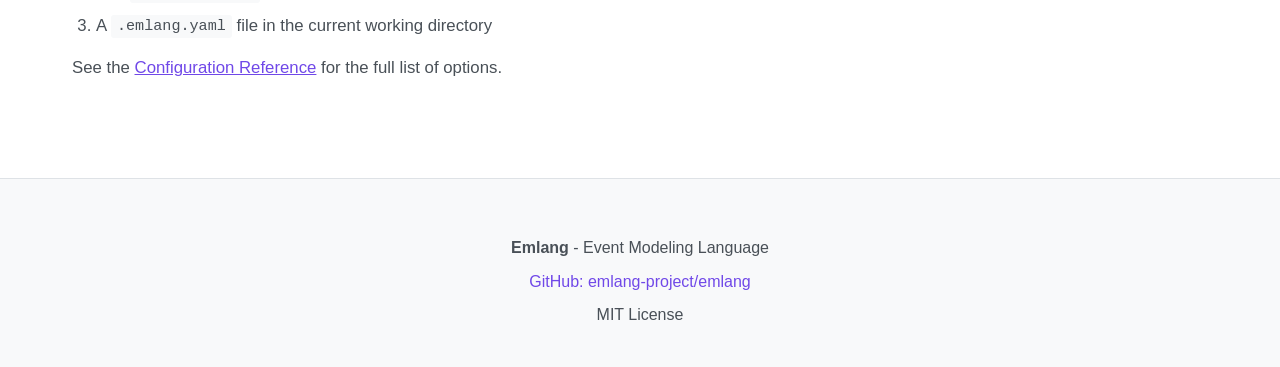
<file: docs/cli.html>
<!DOCTYPE html>
<html lang="en">
<head>
    <meta charset="UTF-8">
    <meta name="viewport" content="width=device-width, initial-scale=1.0">
    <title>CLI Reference - Emlang</title>
    <meta name="description" content="Complete CLI reference for Emlang - Event Modeling Language toolchain.">
    <link rel="icon" type="image/x-icon" href="favicon.ico">
    <link rel="canonical" href="https://emlang-project.github.io/cli.html">
    <link rel="stylesheet" href="styles.css">
</head>
<body>
    <nav>
        <div class="nav-inner">
            <a href="index.html" class="nav-logo"><img src="logo.svg" alt="Emlang" class="nav-logo-img"> The Emlang Project</a> <a href="https://github.com/emlang-project/emlang/releases/latest" class="nav-version">dev</a>
            <button class="nav-toggle" aria-label="Toggle navigation" onclick="document.querySelector('.nav-links').classList.toggle('open')">
                <svg viewBox="0 0 24 24" fill="none" stroke="currentColor" stroke-width="2"><path d="M3 12h18M3 6h18M3 18h18"/></svg>
            </button>
            <ul class="nav-links">
                <li><a href="index.html#getting-started">Getting Started</a></li>
                <li><a href="spec.html">Specification</a></li>
                <li><a href="cli.html">CLI Reference</a></li>
                <li><a href="repl.html" target="_blank">Try Emlang</a></li>
                <li><a href="https://github.com/emlang-project/emlang" target="_blank" aria-label="GitHub" class="nav-github"><svg viewBox="0 0 16 16" width="20" height="20" fill="currentColor"><path d="M8 0C3.58 0 0 3.58 0 8c0 3.54 2.29 6.53 5.47 7.59.4.07.55-.17.55-.38 0-.19-.01-.82-.01-1.49-2.01.37-2.53-.49-2.69-.94-.09-.23-.48-.94-.82-1.13-.28-.15-.68-.52-.01-.53.63-.01 1.08.58 1.23.82.72 1.21 1.87.87 2.33.66.07-.52.28-.87.51-1.07-1.78-.2-3.64-.89-3.64-3.95 0-.87.31-1.59.82-2.15-.08-.2-.36-1.02.08-2.12 0 0 .67-.21 2.2.82.64-.18 1.32-.27 2-.27.68 0 1.36.09 2 .27 1.53-1.04 2.2-.82 2.2-.82.44 1.1.16 1.92.08 2.12.51.56.82 1.27.82 2.15 0 3.07-1.87 3.75-3.65 3.95.29.25.54.73.54 1.48 0 1.07-.01 1.93-.01 2.2 0 .21.15.46.55.38A8.013 8.013 0 0016 8c0-4.42-3.58-8-8-8z"/></svg></a></li>
            </ul>
        </div>
    </nav>

    <div class="container">
        <div class="page-header">
            <h1>CLI Reference</h1>
            <p>Complete reference for the <code>emlang</code> command-line tool.</p>
        </div>

        <div class="content-layout">
        <div class="content-main">

        <section id="installation">
            <h2>Installation</h2>
            <p>Install with <a href="https://go.dev/" style="color: var(--violet-6);">Go</a> 1.27.2 or later:</p>
            <div class="code-wrapper">
                <button class="copy-btn" onclick="copyCode(this)">Copy</button>
                <pre><code>go install github.com/emlang-project/emlang/cmd/emlang@latest</code></pre>
            </div>
            <p>Or download a precompiled binary from the <a href="https://github.com/emlang-project/emlang/releases" style="color: var(--violet-6);">releases page</a>. Each release includes a <code>SHA256SUMS</code> file to check the downloads:</p>
            <div class="code-wrapper">
                <button class="copy-btn" onclick="copyCode(this)">Copy</button>
                <pre><code>sha256sum -c SHA256SUMS --ignore-missing</code></pre>
            </div>
        </section>

        <section id="usage">
            <h2>Usage</h2>
            <pre><code>emlang &lt;command&gt; [flags] &lt;file&gt;</code></pre>
            <p>Available commands:</p>
            <div class="table-wrapper">
                <table>
                    <thead>
                        <tr>
                            <th>Command</th>
                            <th>Description</th>
                        </tr>
                    </thead>
                    <tbody>
                        <tr>
                            <td><code><a href="#init" style="color: var(--violet-6); text-decoration: none;">init</a></code></td>
                            <td>Initialize a <code>.emlang.yaml</code> configuration file</td>
                        </tr>
                        <tr>
                            <td><code><a href="#parse" style="color: var(--violet-6); text-decoration: none;">parse</a></code></td>
                            <td>Parse and display YAML document structure</td>
                        </tr>
                        <tr>
                            <td><code><a href="#lint" style="color: var(--violet-6); text-decoration: none;">lint</a></code></td>
                            <td>Analyze YAML files for issues and best practices</td>
                        </tr>
                        <tr>
                            <td><code><a href="#fmt" style="color: var(--violet-6); text-decoration: none;">fmt</a></code></td>
                            <td>Format YAML source files</td>
                        </tr>
                        <tr>
                            <td><code><a href="#diagram" style="color: var(--violet-6); text-decoration: none;">diagram</a></code></td>
                            <td>Generate an HTML diagram</td>
                        </tr>
                        <tr>
                            <td><code><a href="#version" style="color: var(--violet-6); text-decoration: none;">version</a></code></td>
                            <td>Print version and specification information</td>
                        </tr>
                        <tr>
                            <td><code>help</code></td>
                            <td>Display help message</td>
                        </tr>
                    </tbody>
                </table>
            </div>
        </section>

        <section id="global-flags">
            <h2>Global Flags</h2>

            <h3><code>-c</code>, <code>--config</code></h3>
            <p>Path to the configuration file. See <a href="#configuration" style="color: var(--violet-6);">Configuration Reference</a> for details on <code>.emlang.yaml</code>.</p>
            <div class="table-wrapper">
                <table>
                    <thead>
                        <tr>
                            <th>Flag</th>
                            <th>Type</th>
                            <th>Default</th>
                        </tr>
                    </thead>
                    <tbody>
                        <tr>
                            <td><code>-c, --config</code></td>
                            <td>string</td>
                            <td><code>.emlang.yaml</code></td>
                        </tr>
                    </tbody>
                </table>
            </div>
            <p>The configuration file is resolved in the following order:</p>
            <ol>
                <li>The <code>-c</code> / <code>--config</code> flag value</li>
                <li>The <code>EMLANG_CONFIG</code> environment variable</li>
                <li>A <code>.emlang.yaml</code> file in the current working directory</li>
            </ol>
            <p>If an explicit path (flag or environment variable) does not exist, the CLI returns an error. If the default path does not exist, an empty configuration is used.</p>
        </section>

        <section id="init">
            <h2>emlang init</h2>
            <p>Create a <code>.emlang.yaml</code> configuration file with default values in the current directory.</p>

            <h3>Usage</h3>
            <pre><code>emlang init</code></pre>

            <p>The command exits with an error if a <code>.emlang.yaml</code> file already exists in the current directory.</p>

            <h3>Examples</h3>
            <div class="code-wrapper">
                <button class="copy-btn" onclick="copyCode(this)">Copy</button>
                <pre><code><span class="hljs-comment"># Initialize a new config file</span>
emlang init</code></pre>
            </div>
        </section>

        <section id="parse">
            <h2>emlang parse</h2>
            <p>Parse and display the structure of a YAML document. Useful for inspecting slices, elements, and tests.</p>

            <h3>Usage</h3>
            <pre><code>emlang parse &lt;file&gt;</code></pre>

            <h3>Arguments</h3>
            <div class="table-wrapper">
                <table>
                    <thead>
                        <tr>
                            <th>Argument</th>
                            <th>Description</th>
                        </tr>
                    </thead>
                    <tbody>
                        <tr>
                            <td><code>&lt;file&gt;</code></td>
                            <td>Path to a YAML file, or <code>-</code> to read from stdin</td>
                        </tr>
                    </tbody>
                </table>
            </div>

            <h3>Output</h3>
            <p>Displays a summary of the document including the number of slices, and for each slice: its name, element count, element details (type, swimlane, name, properties), and attached tests.</p>

            <h3>Examples</h3>
            <div class="code-wrapper">
                <button class="copy-btn" onclick="copyCode(this)">Copy</button>
                <pre><code><span class="hljs-comment"># Parse a file</span>
emlang parse model.yaml

<span class="hljs-comment"># Parse from stdin</span>
cat model.yaml | emlang parse -</code></pre>
            </div>
        </section>

        <section id="lint">
            <h2>emlang lint</h2>
            <p>Analyze YAML files for issues and best practices. Returns a list of warnings and errors with file location.</p>

            <h3>Usage</h3>
            <pre><code>emlang lint &lt;file&gt;...</code></pre>

            <h3>Arguments</h3>
            <div class="table-wrapper">
                <table>
                    <thead>
                        <tr>
                            <th>Argument</th>
                            <th>Description</th>
                        </tr>
                    </thead>
                    <tbody>
                        <tr>
                            <td><code>&lt;file&gt;...</code></td>
                            <td>Paths to one or more YAML files. Use <code>-</code> once to read from stdin.</td>
                        </tr>
                    </tbody>
                </table>
            </div>

            <h3>Output</h3>
            <p>If no issues are found:</p>
            <pre><code>model.yaml: OK (no issues found)</code></pre>
            <p>If issues are found, they are reported with file location, severity, and rule name:</p>
            <pre><code>model.yaml: 2 issue(s) found
----------------------------------------
model.yaml:25:5: warning: command should be followed by an event or exception [command-without-event]
model.yaml:30:5: warning: exception without preceding command [orphan-exception]
----------------------------------------
Summary: 0 error(s), 2 warning(s)</code></pre>
            <p>With several files:</p>
            <ul class="rules">
                <li>Each file is linted on its own and gets its own report.</li>
                <li>A file that cannot be read or parsed counts as one error. The other files are still linted.</li>
                <li>A last line gives the totals: <code>Total: 3 file(s), 0 error(s), 2 warning(s)</code>.</li>
                <li>The exit code is 1 if any file has an error.</li>
            </ul>
            <p>Rules can be ignored via the <a href="config.html#lint" style="color: var(--violet-6);">lint configuration</a>.</p>

            <h3>Linting Rules</h3>
            <div class="table-wrapper">
                <table>
                    <thead>
                        <tr>
                            <th>Rule</th>
                            <th>Severity</th>
                            <th>Description</th>
                        </tr>
                    </thead>
                    <tbody>
                        <tr>
                            <td><code>command-without-event</code></td>
                            <td style="color: #e67700; font-weight: 600;">warning</td>
                            <td>Command not followed by event or exception</td>
                        </tr>
                        <tr>
                            <td><code>orphan-exception</code></td>
                            <td style="color: #e67700; font-weight: 600;">warning</td>
                            <td>Exception without preceding command</td>
                        </tr>
                        <tr>
                            <td><code>slice-missing-event</code></td>
                            <td style="color: #e67700; font-weight: 600;">warning</td>
                            <td>Slice without events</td>
                        </tr>
                        <tr>
                            <td><code>trigger-without-command</code></td>
                            <td style="color: #e67700; font-weight: 600;">warning</td>
                            <td>Trigger not followed by a command before the next trigger</td>
                        </tr>
                        <tr>
                            <td><code>unknown-test-element</code></td>
                            <td style="color: #e67700; font-weight: 600;">warning</td>
                            <td>Test element that is not a step of any slice in the same document. Exceptions are not checked.</td>
                        </tr>
                        <tr>
                            <td><code>view-without-event</code></td>
                            <td style="color: #e67700; font-weight: 600;">warning</td>
                            <td>View that no event comes before, in any slice of the same document</td>
                        </tr>
                    </tbody>
                </table>
            </div>

            <h3>Examples</h3>
            <div class="code-wrapper">
                <button class="copy-btn" onclick="copyCode(this)">Copy</button>
                <pre><code><span class="hljs-comment"># Lint a file</span>
emlang lint model.yaml

<span class="hljs-comment"># Lint several files</span>
emlang lint models/*.yaml

<span class="hljs-comment"># Lint from stdin</span>
cat model.yaml | emlang lint -

<span class="hljs-comment"># Lint with a custom config</span>
emlang -c custom-config.yaml lint model.yaml</code></pre>
            </div>
        </section>

        <section id="fmt">
            <h2>emlang fmt</h2>
            <p>Format YAML source files to canonical output:</p>
            <ul class="plain">
                <li>Element keys use one style: short (<code>e</code>) or long (<code>event</code>).</li>
                <li>A slice without tests uses the direct form, a list of elements without a <code>steps</code> key.</li>
                <li>Keys follow a fixed order: <code>steps</code> before <code>tests</code>; <code>given</code>, <code>when</code>, then <code>then</code>; the element type before <code>props</code>.</li>
                <li>Element names and swimlanes are trimmed: <code>" Lane / Name "</code> becomes <code>"Lane/Name"</code>.</li>
            </ul>
            <p>Comments, quoting, prop values, and the order of slices, tests, elements and props are kept as written.</p>

            <h3>Usage</h3>
            <pre><code>emlang fmt [flags] &lt;file&gt;...</code></pre>

            <h3>Arguments</h3>
            <div class="table-wrapper">
                <table>
                    <thead>
                        <tr>
                            <th>Argument</th>
                            <th>Description</th>
                        </tr>
                    </thead>
                    <tbody>
                        <tr>
                            <td><code>&lt;file&gt;...</code></td>
                            <td>Paths to one or more YAML files, or <code>-</code> alone to read from stdin. Several files need <code>-w</code> or <code>--check</code>.</td>
                        </tr>
                    </tbody>
                </table>
            </div>

            <h3>Flags</h3>
            <div class="table-wrapper">
                <table>
                    <thead>
                        <tr>
                            <th>Flag</th>
                            <th>Type</th>
                            <th>Default</th>
                            <th>Description</th>
                        </tr>
                    </thead>
                    <tbody>
                        <tr>
                            <td><code>-w, --write</code></td>
                            <td>bool</td>
                            <td><code>false</code></td>
                            <td>Write the result to each source file instead of stdout. A file already formatted is not rewritten. Cannot be used with stdin.</td>
                        </tr>
                        <tr>
                            <td><code>--check</code></td>
                            <td>bool</td>
                            <td><code>false</code></td>
                            <td>Print the name of each file that is not formatted, without changing it. The exit code is 1 if any file is not formatted. Cannot be used with <code>-w</code>.</td>
                        </tr>
                        <tr>
                            <td><code>--keys</code></td>
                            <td>string</td>
                            <td><code>short</code></td>
                            <td>Key style: <code>long</code> (<code>trigger</code>, <code>command</code>, <code>event</code>, <code>exception</code>, <code>view</code>) or <code>short</code> (<code>t</code>, <code>c</code>, <code>e</code>, <code>x</code>, <code>v</code>)</td>
                        </tr>
                    </tbody>
                </table>
            </div>

            <p>The <code>--keys</code> flag priority is: flag &gt; <a href="config.html#fmt" style="color: var(--violet-6);">config</a> &gt; default (<code>short</code>).</p>
            <p>A file that cannot be read or parsed is reported, and the other files are still processed. The exit code is then 1.</p>

            <h3>Examples</h3>
            <div class="code-wrapper">
                <button class="copy-btn" onclick="copyCode(this)">Copy</button>
                <pre><code><span class="hljs-comment"># Format and print to stdout</span>
emlang fmt model.yaml

<span class="hljs-comment"># Format in-place</span>
emlang fmt -w model.yaml

<span class="hljs-comment"># Format several files in-place</span>
emlang fmt -w models/*.yaml

<span class="hljs-comment"># Check that files are formatted, e.g. in CI</span>
emlang fmt --check models/*.yaml

<span class="hljs-comment"># Format with long keys</span>
emlang fmt --keys long model.yaml

<span class="hljs-comment"># Format from stdin</span>
cat model.yaml | emlang fmt -</code></pre>
            </div>
        </section>

        <section id="diagram">
            <h2>emlang diagram</h2>
            <p>Generate an HTML diagram from a YAML file. The diagram can be written to a file, printed to stdout, or served with live reload.</p>

            <h3>Usage</h3>
            <pre><code>emlang diagram [flags] &lt;file&gt;</code></pre>

            <h3>Arguments</h3>
            <div class="table-wrapper">
                <table>
                    <thead>
                        <tr>
                            <th>Argument</th>
                            <th>Description</th>
                        </tr>
                    </thead>
                    <tbody>
                        <tr>
                            <td><code>&lt;file&gt;</code></td>
                            <td>Path to a YAML file, or <code>-</code> to read from stdin</td>
                        </tr>
                    </tbody>
                </table>
            </div>

            <h3>Flags</h3>
            <div class="table-wrapper">
                <table>
                    <thead>
                        <tr>
                            <th>Flag</th>
                            <th>Type</th>
                            <th>Default</th>
                            <th>Description</th>
                        </tr>
                    </thead>
                    <tbody>
                        <tr>
                            <td><code>-o, --output</code></td>
                            <td>string</td>
                            <td>stdout</td>
                            <td>Output HTML file path</td>
                        </tr>
                        <tr>
                            <td><code>--serve</code></td>
                            <td>bool</td>
                            <td><code>false</code></td>
                            <td>Start a live-reload HTTP server with file watching</td>
                        </tr>
                        <tr>
                            <td><code>--address</code></td>
                            <td>string</td>
                            <td><code>127.0.0.1</code></td>
                            <td>Listen address for the live-reload server (used with <code>--serve</code>)</td>
                        </tr>
                        <tr>
                            <td><code>--port</code></td>
                            <td>int</td>
                            <td><code>8274</code></td>
                            <td>Port for the live-reload server (used with <code>--serve</code>)</td>
                        </tr>
                    </tbody>
                </table>
            </div>

            <h3>Output modes</h3>
            <p>By default, the generated HTML is printed to stdout. Use <code>-o</code> to write to a file instead, or <code>--serve</code> to start a live-reload development server.</p>
            <p>The <code>--serve</code> flag watches the input file for changes, regenerates the diagram automatically, and opens your browser. It cannot be combined with <code>-o</code> or stdin (<code>-</code>).</p>
            <p>To show a minimap of the diagram in the served page, set <a href="config.html#diagram" style="color: var(--violet-6);"><code>diagram.serve.minimap</code></a> to <code>true</code>.</p>
            <p>Diagram appearance can be customized via the <a href="#config-diagram" style="color: var(--violet-6);">diagram configuration</a>.</p>

            <h3>Connectors</h3>
            <p>A connector links each element to the next one in its slice.</p>
            <ul class="rules">
                <li>A connector goes from the name of one element to the name of the next one.</li>
                <li>The last element of a slice is not linked to the first element of the next slice.</li>
                <li>Elements in tests are not linked.</li>
                <li>Connectors use the text color, <code>--diagram-text-color</code>.</li>
                <li>A browser without CSS anchor positioning shows the diagram without connectors.</li>
            </ul>

            <h3>Comments</h3>
            <p>A comment block written just above a document, a slice, or a test is shown in the diagram.</p>
            <ul class="rules">
                <li>A document comment is shown above the slice names.</li>
                <li>A slice comment is shown under the slice name.</li>
                <li>A test comment is shown under the test name.</li>
                <li>Each comment line starts a new line in the diagram. An empty comment line starts a new paragraph.</li>
                <li>Comments accept <a href="https://github.github.com/gfm/" style="color: var(--violet-6);">GitHub Flavored Markdown</a>: <code>**bold**</code>, <code>*italic*</code>, <code>~~strikethrough~~</code>, <code>[text](url)</code> links, tables, lists, and task lists.</li>
                <li>Links open in a new tab.</li>
                <li>HTML written in a comment is removed.</li>
                <li>Comments at the end of a line, and comments above an element, are not shown.</li>
            </ul>
            <div class="code-wrapper">
                <button class="copy-btn" onclick="copyCode(this)">Copy</button>
                <pre><code><span class="hljs-comment"># Sign-up flow, see the [spec](https://example.com/signup).</span>
<span class="hljs-attr">slices:</span>
  <span class="hljs-comment"># A customer creates an **account**.</span>
  <span class="hljs-attr">User registration:</span>
    <span class="hljs-attr">steps:</span>
      - <span class="hljs-attr">c:</span> <span class="hljs-string">Register user</span>
      - <span class="hljs-attr">e:</span> <span class="hljs-string">User / User registered</span>
    <span class="hljs-attr">tests:</span>
      <span class="hljs-comment"># The email is checked *before* the account is created.</span>
      <span class="hljs-attr">Email must be unique:</span>
        <span class="hljs-attr">given:</span>
          - <span class="hljs-attr">e:</span> <span class="hljs-string">User / User registered</span>
        <span class="hljs-attr">when:</span>
          - <span class="hljs-attr">c:</span> <span class="hljs-string">Register user</span>
        <span class="hljs-attr">then:</span>
          - <span class="hljs-attr">x:</span> <span class="hljs-string">Email already in use</span></code></pre>
            </div>

            <h3>Examples</h3>
            <div class="code-wrapper">
                <button class="copy-btn" onclick="copyCode(this)">Copy</button>
                <pre><code><span class="hljs-comment"># Generate and save to file</span>
emlang diagram -o diagram.html model.yaml

<span class="hljs-comment"># Output to stdout</span>
emlang diagram model.yaml

<span class="hljs-comment"># Live-reload server on default port (8274)</span>
emlang diagram --serve model.yaml

<span class="hljs-comment"># Live-reload server on custom port</span>
emlang diagram --serve --port 3000 model.yaml

<span class="hljs-comment"># Pipe from stdin</span>
cat model.yaml | emlang diagram -o diagram.html -</code></pre>
            </div>
        </section>

        <section id="version">
            <h2>emlang version</h2>
            <p>Print the CLI version and the specification version it implements. The CLI version is the release tag. A binary built from source with <code>make build</code> shows the output of <code>git describe</code>, and one built with a plain <code>go build</code> shows <code>dev</code>.</p>

            <h3>Usage</h3>
            <pre><code>emlang version</code></pre>

            <h3>Output</h3>
            <pre><code>emlang version v1.1.0 (spec 1.0.0)</code></pre>
        </section>

        <section id="stdin">
            <h2>Stdin Support</h2>
            <p>All content-consuming commands accept <code>-</code> as the file argument to read from stdin:</p>
            <div class="code-wrapper">
                <button class="copy-btn" onclick="copyCode(this)">Copy</button>
                <pre><code>emlang parse -
emlang lint -
emlang fmt -
emlang diagram -
emlang diagram -o output.html -</code></pre>
            </div>
            <p>The <code>--serve</code> flag in the <code>diagram</code> command does not support stdin, since it needs to watch the file for changes.</p>
        </section>

        <section id="exit-codes">
            <h2>Exit Codes</h2>
            <div class="table-wrapper">
                <table>
                    <thead>
                        <tr>
                            <th>Code</th>
                            <th>Meaning</th>
                        </tr>
                    </thead>
                    <tbody>
                        <tr>
                            <td><code>0</code></td>
                            <td>Success</td>
                        </tr>
                        <tr>
                            <td><code>1</code></td>
                            <td>Error (missing argument, parse failure, lint errors, write failure, etc.)</td>
                        </tr>
                    </tbody>
                </table>
            </div>
        </section>

        <section id="configuration">
            <h2>Configuration</h2>
            <p>Emlang uses a <code>.emlang.yaml</code> file for project configuration. The CLI resolves the configuration file in the following order:</p>
            <ol>
                <li>The <code>-c</code> flag: <code>emlang -c path/to/config.yaml</code></li>
                <li>The <code>EMLANG_CONFIG</code> environment variable</li>
                <li>A <code>.emlang.yaml</code> file in the current working directory</li>
            </ol>

            <p>See the <a href="config.html" style="color: var(--violet-6);">Configuration Reference</a> for the full list of options.</p>
        </section>

        </div><!-- .content-main -->
        <aside class="toc-sidebar">
            <div class="toc">
                <h3>On this page</h3>
                <ul>
                    <li><a href="#installation">Installation</a></li>
                    <li><a href="#usage">Usage</a></li>
                    <li><a href="#global-flags">Global Flags</a></li>
                    <li><a href="#init">emlang init</a></li>
                    <li><a href="#parse">emlang parse</a></li>
                    <li><a href="#lint">emlang lint</a></li>
                    <li><a href="#fmt">emlang fmt</a></li>
                    <li><a href="#diagram">emlang diagram</a></li>
                    <li><a href="#version">emlang version</a></li>
                    <li><a href="#stdin">Stdin Support</a></li>
                    <li><a href="#exit-codes">Exit Codes</a></li>
                    <li><a href="config.html">Configuration</a></li>
                </ul>
            </div>
        </aside>
        </div><!-- .content-layout -->
    </div>

    <footer>
        <div class="container">
            <p><strong>Emlang</strong> - Event Modeling Language</p>
            <p><a href="https://github.com/emlang-project/emlang">GitHub: emlang-project/emlang</a></p>
            <p>MIT License</p>
        </div>
    </footer>

    <script>
        function copyCode(btn) {
            const wrapper = btn.parentElement;
            const codeEl = wrapper.querySelector('code');
            const text = codeEl.textContent.trim();
            navigator.clipboard.writeText(text).then(() => {
                btn.textContent = 'Copied!';
                setTimeout(() => { btn.textContent = 'Copy'; }, 2000);
            });
        }
    </script>
</body>
</html>
</file>
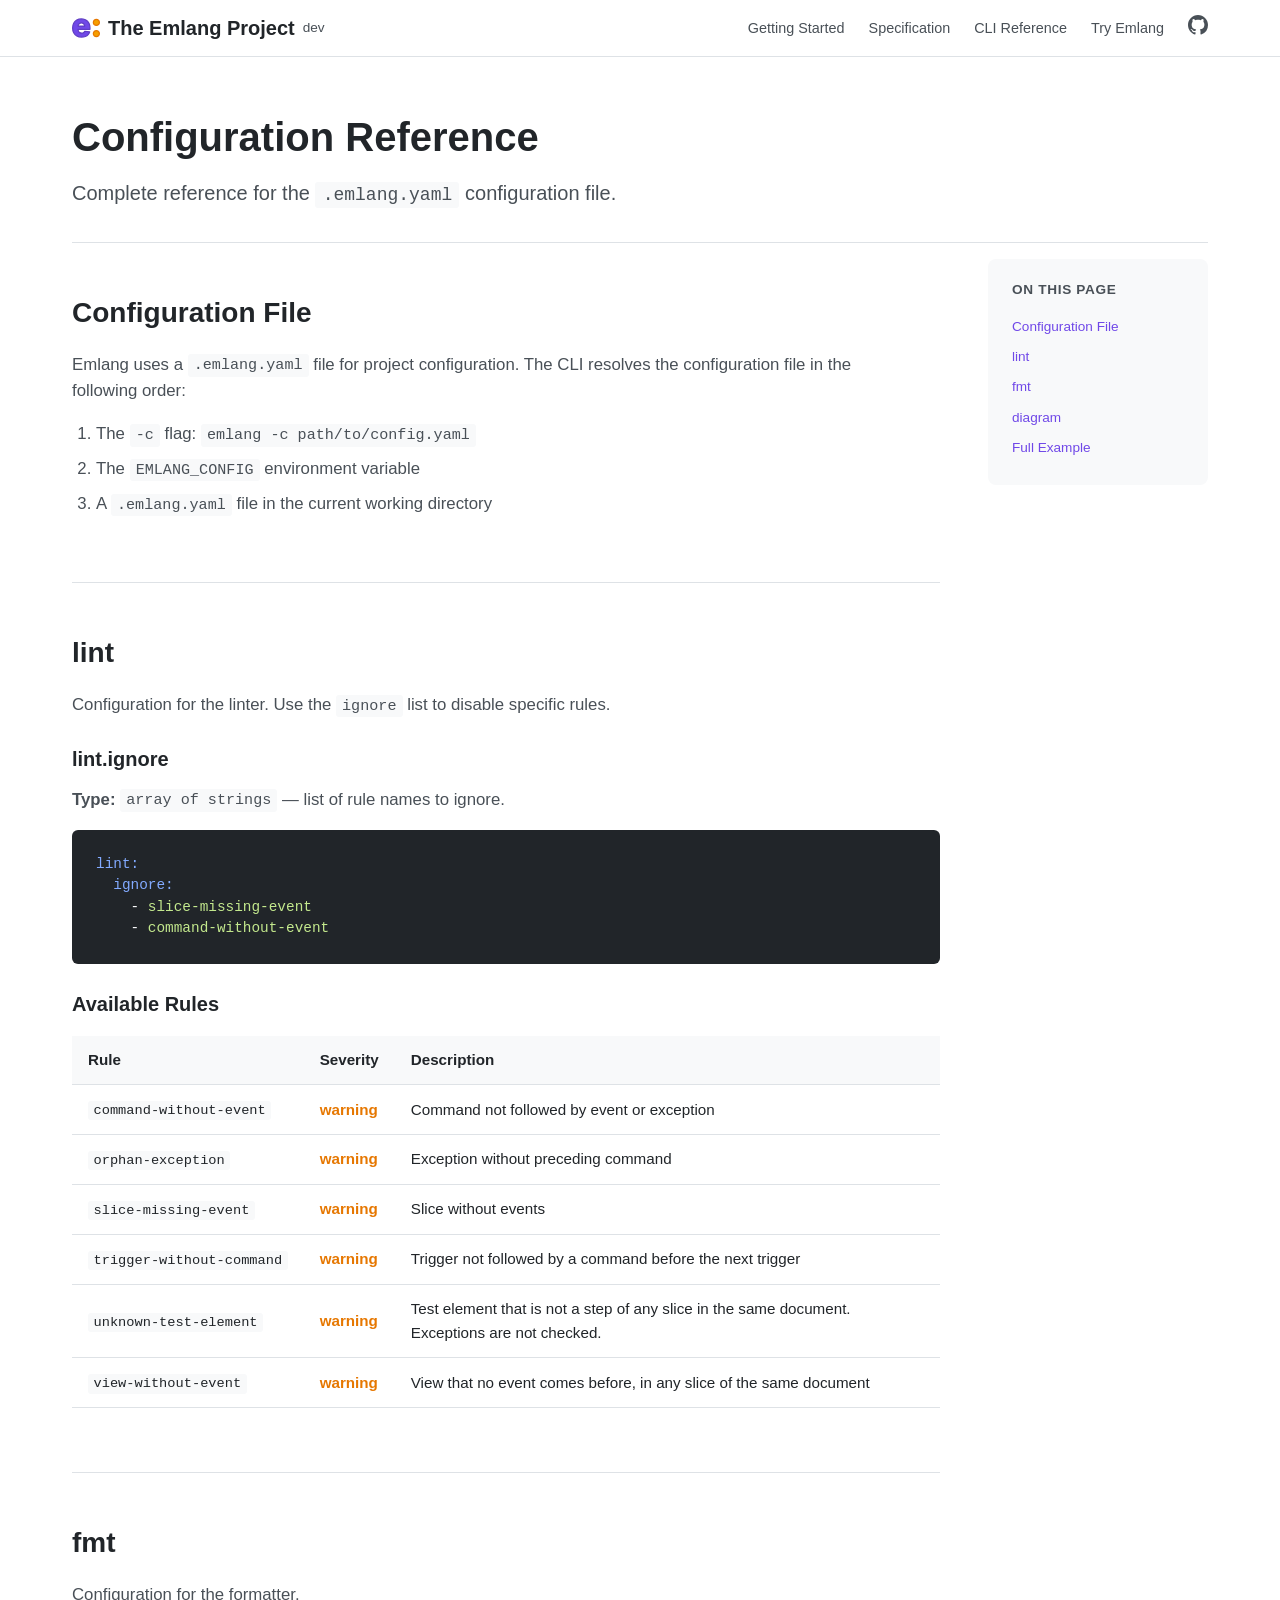
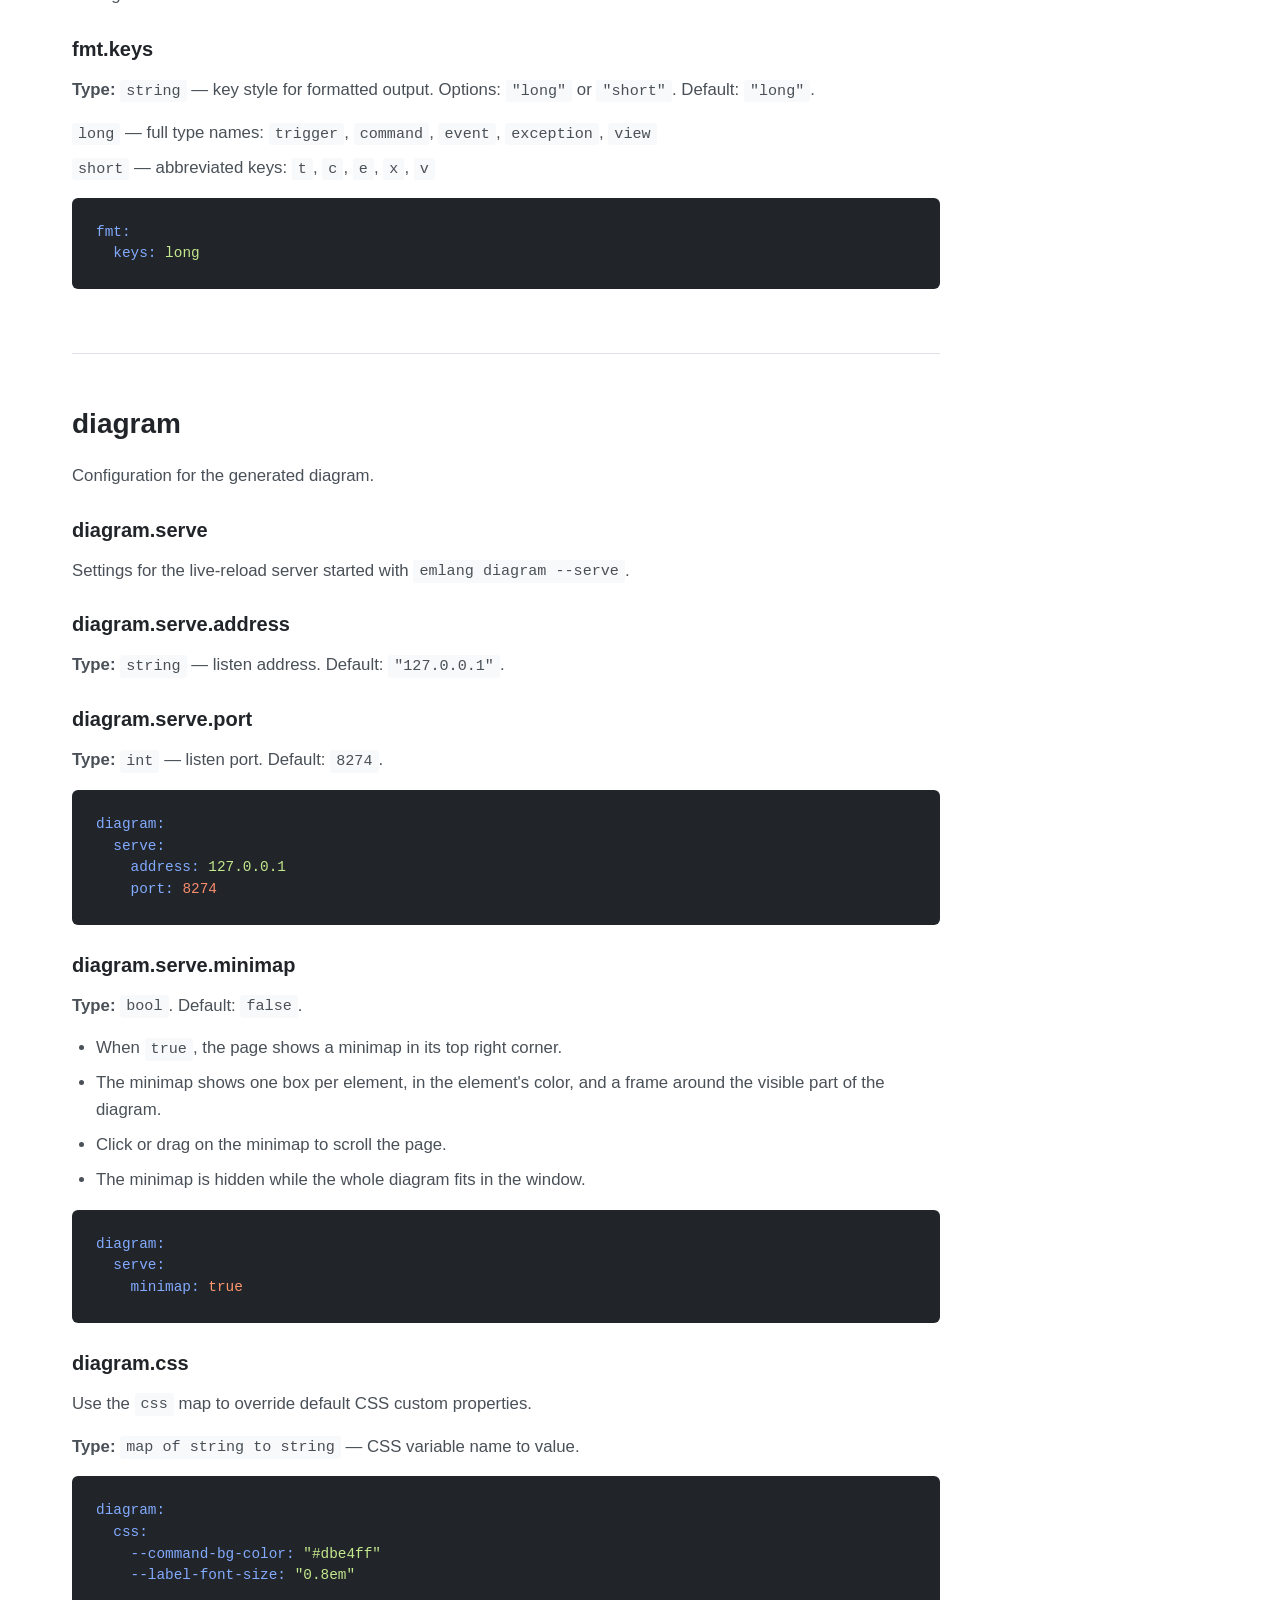
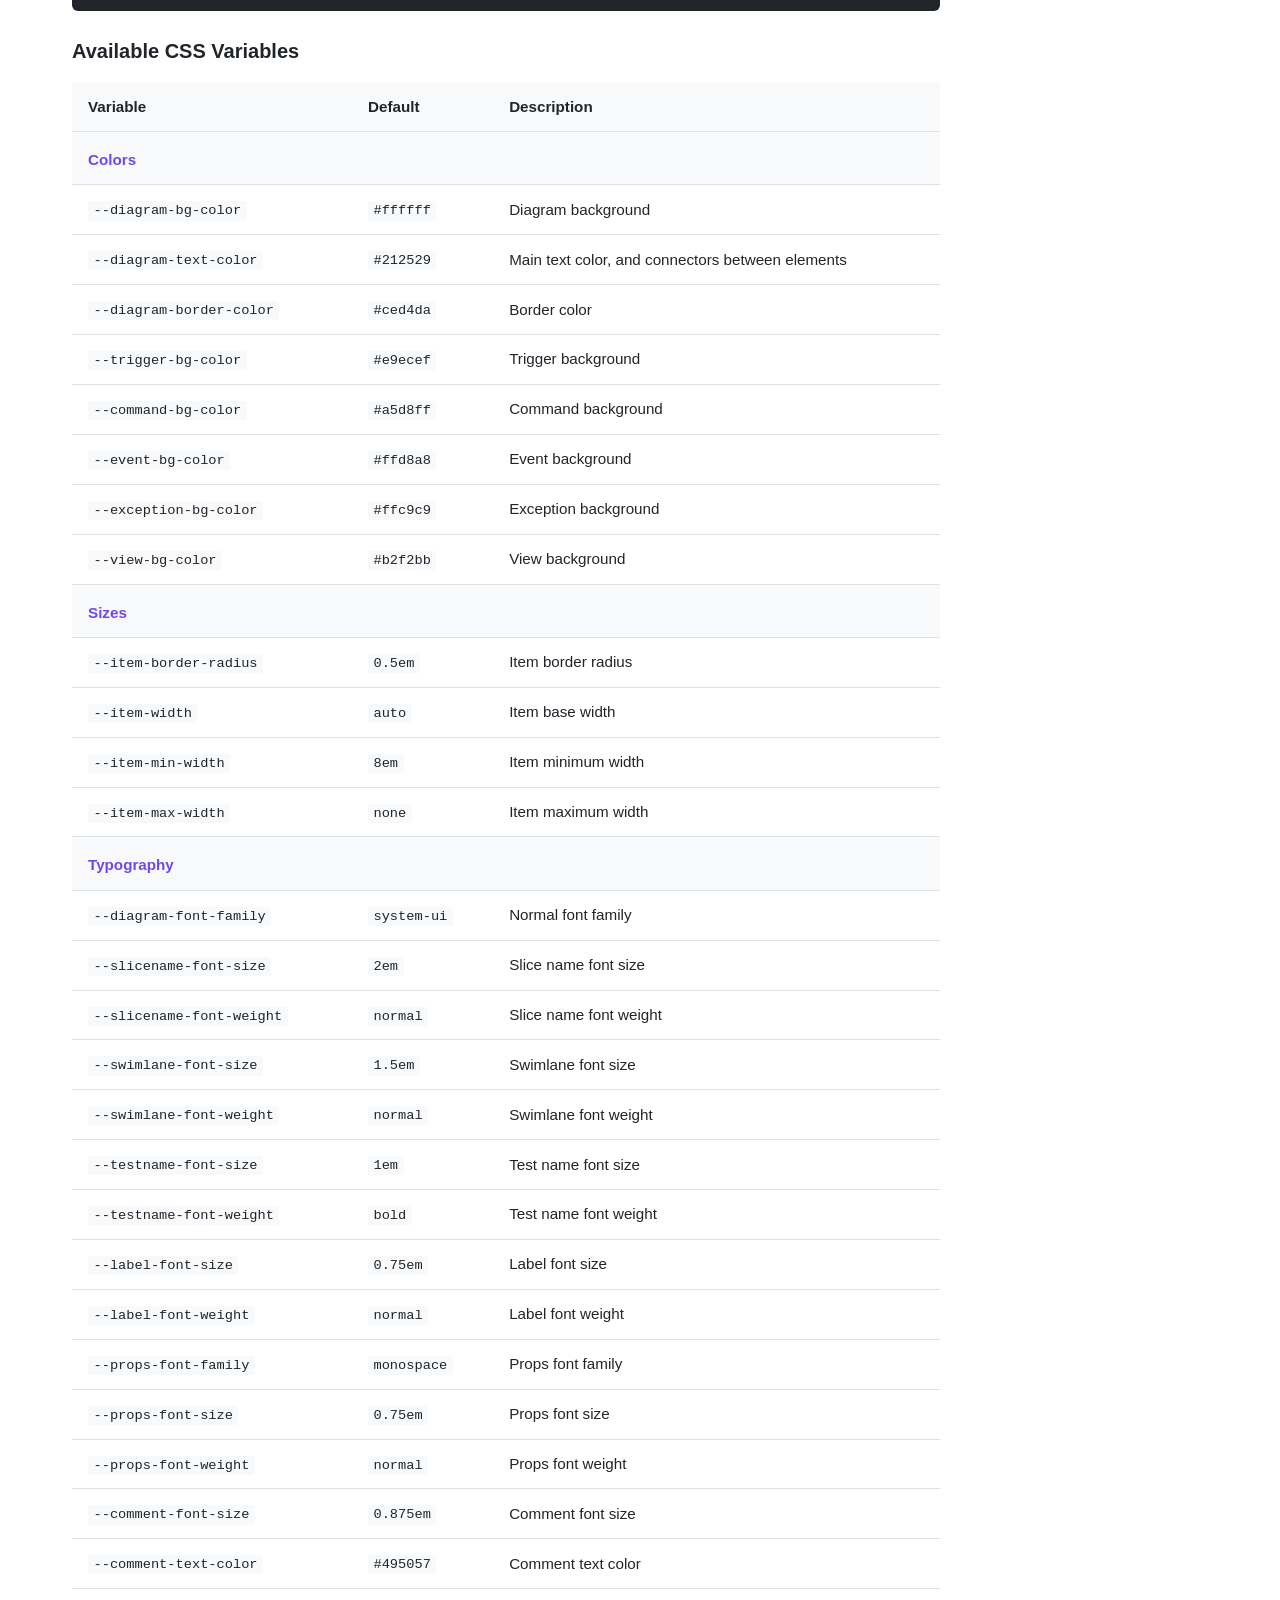
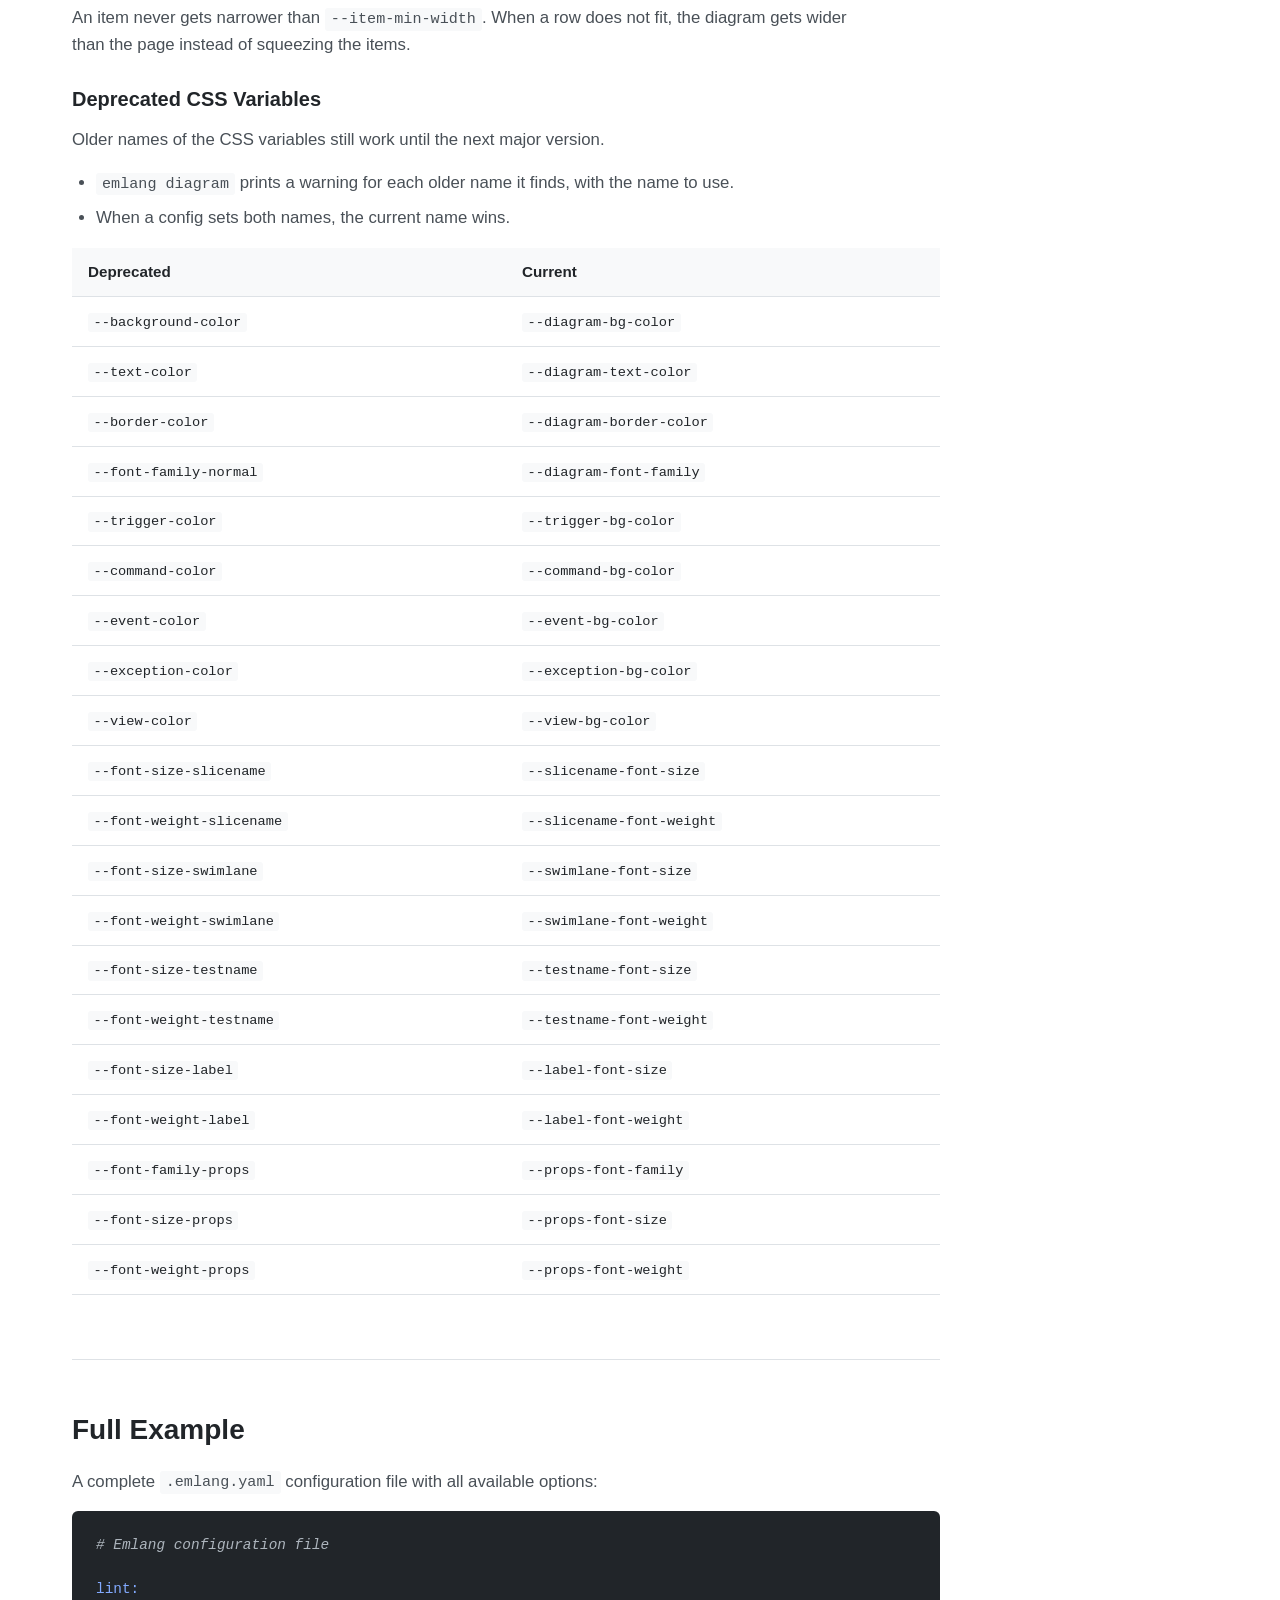
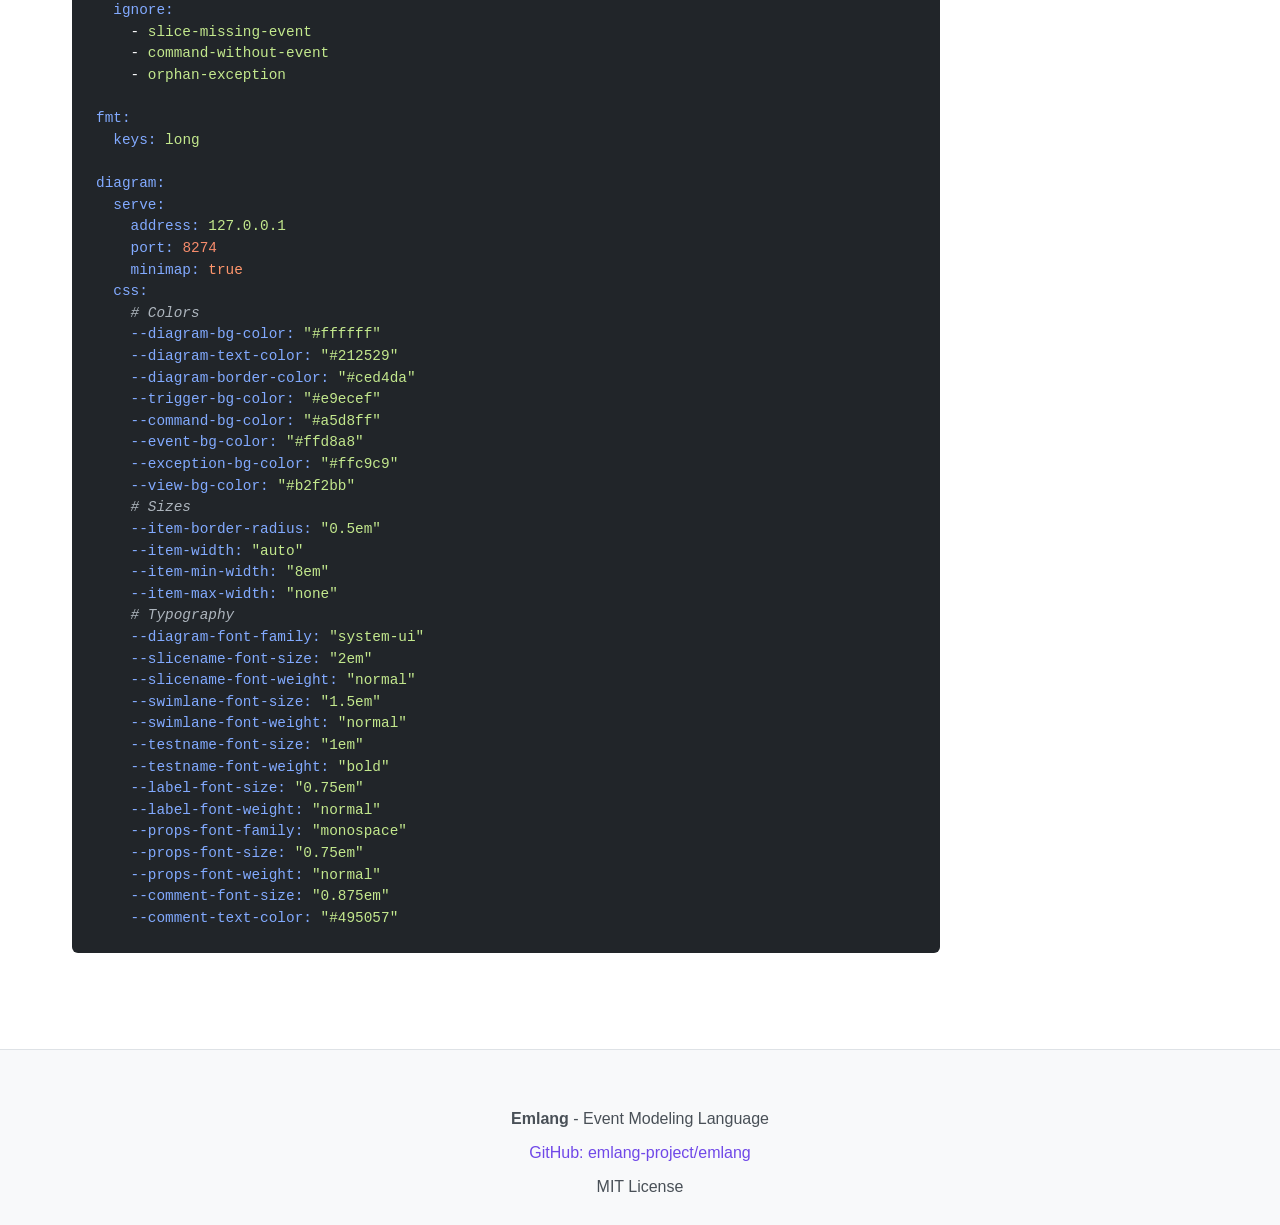
<file: docs/config.html>
<!DOCTYPE html>
<html lang="en">
<head>
    <meta charset="UTF-8">
    <meta name="viewport" content="width=device-width, initial-scale=1.0">
    <title>Configuration Reference - Emlang</title>
    <meta name="description" content="Configuration reference for Emlang - Event Modeling Language CLI tool.">
    <link rel="icon" type="image/x-icon" href="favicon.ico">
    <link rel="canonical" href="https://emlang-project.github.io/config.html">
    <link rel="stylesheet" href="styles.css">
</head>
<body>
    <nav>
        <div class="nav-inner">
            <a href="index.html" class="nav-logo"><img src="logo.svg" alt="Emlang" class="nav-logo-img"> The Emlang Project</a> <a href="https://github.com/emlang-project/emlang/releases/latest" class="nav-version">dev</a>
            <button class="nav-toggle" aria-label="Toggle navigation" onclick="document.querySelector('.nav-links').classList.toggle('open')">
                <svg viewBox="0 0 24 24" fill="none" stroke="currentColor" stroke-width="2"><path d="M3 12h18M3 6h18M3 18h18"/></svg>
            </button>
            <ul class="nav-links">
                <li><a href="index.html#getting-started">Getting Started</a></li>
                <li><a href="spec.html">Specification</a></li>
                <li><a href="cli.html">CLI Reference</a></li>
                <li><a href="repl.html" target="_blank">Try Emlang</a></li>
                <li><a href="https://github.com/emlang-project/emlang" target="_blank" aria-label="GitHub" class="nav-github"><svg viewBox="0 0 16 16" width="20" height="20" fill="currentColor"><path d="M8 0C3.58 0 0 3.58 0 8c0 3.54 2.29 6.53 5.47 7.59.4.07.55-.17.55-.38 0-.19-.01-.82-.01-1.49-2.01.37-2.53-.49-2.69-.94-.09-.23-.48-.94-.82-1.13-.28-.15-.68-.52-.01-.53.63-.01 1.08.58 1.23.82.72 1.21 1.87.87 2.33.66.07-.52.28-.87.51-1.07-1.78-.2-3.64-.89-3.64-3.95 0-.87.31-1.59.82-2.15-.08-.2-.36-1.02.08-2.12 0 0 .67-.21 2.2.82.64-.18 1.32-.27 2-.27.68 0 1.36.09 2 .27 1.53-1.04 2.2-.82 2.2-.82.44 1.1.16 1.92.08 2.12.51.56.82 1.27.82 2.15 0 3.07-1.87 3.75-3.65 3.95.29.25.54.73.54 1.48 0 1.07-.01 1.93-.01 2.2 0 .21.15.46.55.38A8.013 8.013 0 0016 8c0-4.42-3.58-8-8-8z"/></svg></a></li>
            </ul>
        </div>
    </nav>

    <div class="container">
        <div class="page-header">
            <h1>Configuration Reference</h1>
            <p>Complete reference for the <code>.emlang.yaml</code> configuration file.</p>
        </div>

        <div class="content-layout">
        <div class="content-main">

        <section id="config-file">
            <h2>Configuration File</h2>
            <p>Emlang uses a <code>.emlang.yaml</code> file for project configuration. The CLI resolves the configuration file in the following order:</p>
            <ol>
                <li>The <code>-c</code> flag: <code>emlang -c path/to/config.yaml</code></li>
                <li>The <code>EMLANG_CONFIG</code> environment variable</li>
                <li>A <code>.emlang.yaml</code> file in the current working directory</li>
            </ol>
        </section>

        <section id="lint">
            <h2>lint</h2>
            <p>Configuration for the linter. Use the <code>ignore</code> list to disable specific rules.</p>

            <h3>lint.ignore</h3>
            <p><strong>Type:</strong> <code>array of strings</code> — list of rule names to ignore.</p>
            <pre><code><span class="hljs-attr">lint:</span>
  <span class="hljs-attr">ignore:</span>
    - <span class="hljs-string">slice-missing-event</span>
    - <span class="hljs-string">command-without-event</span></code></pre>

            <h3>Available Rules</h3>
            <div class="table-wrapper">
                <table>
                    <thead>
                        <tr>
                            <th>Rule</th>
                            <th>Severity</th>
                            <th>Description</th>
                        </tr>
                    </thead>
                    <tbody>
                        <tr>
                            <td><code>command-without-event</code></td>
                            <td><span class="severity-warning">warning</span></td>
                            <td>Command not followed by event or exception</td>
                        </tr>
                        <tr>
                            <td><code>orphan-exception</code></td>
                            <td><span class="severity-warning">warning</span></td>
                            <td>Exception without preceding command</td>
                        </tr>
                        <tr>
                            <td><code>slice-missing-event</code></td>
                            <td><span class="severity-warning">warning</span></td>
                            <td>Slice without events</td>
                        </tr>
                        <tr>
                            <td><code>trigger-without-command</code></td>
                            <td><span class="severity-warning">warning</span></td>
                            <td>Trigger not followed by a command before the next trigger</td>
                        </tr>
                        <tr>
                            <td><code>unknown-test-element</code></td>
                            <td><span class="severity-warning">warning</span></td>
                            <td>Test element that is not a step of any slice in the same document. Exceptions are not checked.</td>
                        </tr>
                        <tr>
                            <td><code>view-without-event</code></td>
                            <td><span class="severity-warning">warning</span></td>
                            <td>View that no event comes before, in any slice of the same document</td>
                        </tr>
                    </tbody>
                </table>
            </div>
        </section>

        <section id="fmt">
            <h2>fmt</h2>
            <p>Configuration for the formatter.</p>

            <h3>fmt.keys</h3>
            <p><strong>Type:</strong> <code>string</code> — key style for formatted output. Options: <code>"long"</code> or <code>"short"</code>. Default: <code>"long"</code>.</p>
            <ul class="plain" style="list-style: none; padding-left: 0; margin-bottom: 1rem;">
                <li><code>long</code> — full type names: <code>trigger</code>, <code>command</code>, <code>event</code>, <code>exception</code>, <code>view</code></li>
                <li><code>short</code> — abbreviated keys: <code>t</code>, <code>c</code>, <code>e</code>, <code>x</code>, <code>v</code></li>
            </ul>
            <pre><code><span class="hljs-attr">fmt:</span>
  <span class="hljs-attr">keys:</span> <span class="hljs-string">long</span></code></pre>
        </section>

        <section id="diagram">
            <h2>diagram</h2>
            <p>Configuration for the generated diagram.</p>

            <h3>diagram.serve</h3>
            <p>Settings for the live-reload server started with <code>emlang diagram --serve</code>.</p>

            <h3>diagram.serve.address</h3>
            <p><strong>Type:</strong> <code>string</code> — listen address. Default: <code>"127.0.0.1"</code>.</p>

            <h3>diagram.serve.port</h3>
            <p><strong>Type:</strong> <code>int</code> — listen port. Default: <code>8274</code>.</p>
            <pre><code><span class="hljs-attr">diagram:</span>
  <span class="hljs-attr">serve:</span>
    <span class="hljs-attr">address:</span> <span class="hljs-string">127.0.0.1</span>
    <span class="hljs-attr">port:</span> <span class="hljs-number">8274</span></code></pre>

            <h3>diagram.serve.minimap</h3>
            <p><strong>Type:</strong> <code>bool</code>. Default: <code>false</code>.</p>
            <ul class="rules">
                <li>When <code>true</code>, the page shows a minimap in its top right corner.</li>
                <li>The minimap shows one box per element, in the element's color, and a frame around the visible part of the diagram.</li>
                <li>Click or drag on the minimap to scroll the page.</li>
                <li>The minimap is hidden while the whole diagram fits in the window.</li>
            </ul>
            <pre><code><span class="hljs-attr">diagram:</span>
  <span class="hljs-attr">serve:</span>
    <span class="hljs-attr">minimap:</span> <span class="hljs-literal">true</span></code></pre>

            <h3>diagram.css</h3>
            <p>Use the <code>css</code> map to override default CSS custom properties.</p>
            <p><strong>Type:</strong> <code>map of string to string</code> — CSS variable name to value.</p>
            <pre><code><span class="hljs-attr">diagram:</span>
  <span class="hljs-attr">css:</span>
    <span class="hljs-attr">--command-bg-color:</span> <span class="hljs-string">"#dbe4ff"</span>
    <span class="hljs-attr">--label-font-size:</span> <span class="hljs-string">"0.8em"</span></code></pre>

            <h3>Available CSS Variables</h3>

            <div class="table-wrapper">
                <table>
                    <thead>
                        <tr>
                            <th>Variable</th>
                            <th>Default</th>
                            <th>Description</th>
                        </tr>
                    </thead>
                    <tbody>
                        <tr class="category-row"><td colspan="3">Colors</td></tr>
                        <tr>
                            <td><code>--diagram-bg-color</code></td>
                            <td><code>#ffffff</code></td>
                            <td>Diagram background</td>
                        </tr>
                        <tr>
                            <td><code>--diagram-text-color</code></td>
                            <td><code>#212529</code></td>
                            <td>Main text color, and connectors between elements</td>
                        </tr>
                        <tr>
                            <td><code>--diagram-border-color</code></td>
                            <td><code>#ced4da</code></td>
                            <td>Border color</td>
                        </tr>
                        <tr>
                            <td><code>--trigger-bg-color</code></td>
                            <td><code>#e9ecef</code></td>
                            <td>Trigger background</td>
                        </tr>
                        <tr>
                            <td><code>--command-bg-color</code></td>
                            <td><code>#a5d8ff</code></td>
                            <td>Command background</td>
                        </tr>
                        <tr>
                            <td><code>--event-bg-color</code></td>
                            <td><code>#ffd8a8</code></td>
                            <td>Event background</td>
                        </tr>
                        <tr>
                            <td><code>--exception-bg-color</code></td>
                            <td><code>#ffc9c9</code></td>
                            <td>Exception background</td>
                        </tr>
                        <tr>
                            <td><code>--view-bg-color</code></td>
                            <td><code>#b2f2bb</code></td>
                            <td>View background</td>
                        </tr>
                        <tr class="category-row"><td colspan="3">Sizes</td></tr>
                        <tr>
                            <td><code>--item-border-radius</code></td>
                            <td><code>0.5em</code></td>
                            <td>Item border radius</td>
                        </tr>
                        <tr>
                            <td><code>--item-width</code></td>
                            <td><code>auto</code></td>
                            <td>Item base width</td>
                        </tr>
                        <tr>
                            <td><code>--item-min-width</code></td>
                            <td><code>8em</code></td>
                            <td>Item minimum width</td>
                        </tr>
                        <tr>
                            <td><code>--item-max-width</code></td>
                            <td><code>none</code></td>
                            <td>Item maximum width</td>
                        </tr>
                        <tr class="category-row"><td colspan="3">Typography</td></tr>
                        <tr>
                            <td><code>--diagram-font-family</code></td>
                            <td><code>system-ui</code></td>
                            <td>Normal font family</td>
                        </tr>
                        <tr>
                            <td><code>--slicename-font-size</code></td>
                            <td><code>2em</code></td>
                            <td>Slice name font size</td>
                        </tr>
                        <tr>
                            <td><code>--slicename-font-weight</code></td>
                            <td><code>normal</code></td>
                            <td>Slice name font weight</td>
                        </tr>
                        <tr>
                            <td><code>--swimlane-font-size</code></td>
                            <td><code>1.5em</code></td>
                            <td>Swimlane font size</td>
                        </tr>
                        <tr>
                            <td><code>--swimlane-font-weight</code></td>
                            <td><code>normal</code></td>
                            <td>Swimlane font weight</td>
                        </tr>
                        <tr>
                            <td><code>--testname-font-size</code></td>
                            <td><code>1em</code></td>
                            <td>Test name font size</td>
                        </tr>
                        <tr>
                            <td><code>--testname-font-weight</code></td>
                            <td><code>bold</code></td>
                            <td>Test name font weight</td>
                        </tr>
                        <tr>
                            <td><code>--label-font-size</code></td>
                            <td><code>0.75em</code></td>
                            <td>Label font size</td>
                        </tr>
                        <tr>
                            <td><code>--label-font-weight</code></td>
                            <td><code>normal</code></td>
                            <td>Label font weight</td>
                        </tr>
                        <tr>
                            <td><code>--props-font-family</code></td>
                            <td><code>monospace</code></td>
                            <td>Props font family</td>
                        </tr>
                        <tr>
                            <td><code>--props-font-size</code></td>
                            <td><code>0.75em</code></td>
                            <td>Props font size</td>
                        </tr>
                        <tr>
                            <td><code>--props-font-weight</code></td>
                            <td><code>normal</code></td>
                            <td>Props font weight</td>
                        </tr>
                        <tr>
                            <td><code>--comment-font-size</code></td>
                            <td><code>0.875em</code></td>
                            <td>Comment font size</td>
                        </tr>
                        <tr>
                            <td><code>--comment-text-color</code></td>
                            <td><code>#495057</code></td>
                            <td>Comment text color</td>
                        </tr>
                    </tbody>
                </table>
            </div>

            <p>An item never gets narrower than <code>--item-min-width</code>. When a row does not fit, the diagram gets wider than the page instead of squeezing the items.</p>

            <h3>Deprecated CSS Variables</h3>
            <p>Older names of the CSS variables still work until the next major version.</p>
            <ul class="rules">
                <li><code>emlang diagram</code> prints a warning for each older name it finds, with the name to use.</li>
                <li>When a config sets both names, the current name wins.</li>
            </ul>

            <div class="table-wrapper">
                <table>
                    <thead>
                        <tr>
                            <th>Deprecated</th>
                            <th>Current</th>
                        </tr>
                    </thead>
                    <tbody>
                        <tr>
                            <td><code>--background-color</code></td>
                            <td><code>--diagram-bg-color</code></td>
                        </tr>
                        <tr>
                            <td><code>--text-color</code></td>
                            <td><code>--diagram-text-color</code></td>
                        </tr>
                        <tr>
                            <td><code>--border-color</code></td>
                            <td><code>--diagram-border-color</code></td>
                        </tr>
                        <tr>
                            <td><code>--font-family-normal</code></td>
                            <td><code>--diagram-font-family</code></td>
                        </tr>
                        <tr>
                            <td><code>--trigger-color</code></td>
                            <td><code>--trigger-bg-color</code></td>
                        </tr>
                        <tr>
                            <td><code>--command-color</code></td>
                            <td><code>--command-bg-color</code></td>
                        </tr>
                        <tr>
                            <td><code>--event-color</code></td>
                            <td><code>--event-bg-color</code></td>
                        </tr>
                        <tr>
                            <td><code>--exception-color</code></td>
                            <td><code>--exception-bg-color</code></td>
                        </tr>
                        <tr>
                            <td><code>--view-color</code></td>
                            <td><code>--view-bg-color</code></td>
                        </tr>
                        <tr>
                            <td><code>--font-size-slicename</code></td>
                            <td><code>--slicename-font-size</code></td>
                        </tr>
                        <tr>
                            <td><code>--font-weight-slicename</code></td>
                            <td><code>--slicename-font-weight</code></td>
                        </tr>
                        <tr>
                            <td><code>--font-size-swimlane</code></td>
                            <td><code>--swimlane-font-size</code></td>
                        </tr>
                        <tr>
                            <td><code>--font-weight-swimlane</code></td>
                            <td><code>--swimlane-font-weight</code></td>
                        </tr>
                        <tr>
                            <td><code>--font-size-testname</code></td>
                            <td><code>--testname-font-size</code></td>
                        </tr>
                        <tr>
                            <td><code>--font-weight-testname</code></td>
                            <td><code>--testname-font-weight</code></td>
                        </tr>
                        <tr>
                            <td><code>--font-size-label</code></td>
                            <td><code>--label-font-size</code></td>
                        </tr>
                        <tr>
                            <td><code>--font-weight-label</code></td>
                            <td><code>--label-font-weight</code></td>
                        </tr>
                        <tr>
                            <td><code>--font-family-props</code></td>
                            <td><code>--props-font-family</code></td>
                        </tr>
                        <tr>
                            <td><code>--font-size-props</code></td>
                            <td><code>--props-font-size</code></td>
                        </tr>
                        <tr>
                            <td><code>--font-weight-props</code></td>
                            <td><code>--props-font-weight</code></td>
                        </tr>
                    </tbody>
                </table>
            </div>
        </section>

        <section id="full-example">
            <h2>Full Example</h2>
            <p>A complete <code>.emlang.yaml</code> configuration file with all available options:</p>
            <div class="code-wrapper">
                <button class="copy-btn" onclick="copyCode(this)">Copy</button>
                <pre><code><span class="hljs-comment"># Emlang configuration file</span>

<span class="hljs-attr">lint:</span>
  <span class="hljs-attr">ignore:</span>
    - <span class="hljs-string">slice-missing-event</span>
    - <span class="hljs-string">command-without-event</span>
    - <span class="hljs-string">orphan-exception</span>

<span class="hljs-attr">fmt:</span>
  <span class="hljs-attr">keys:</span> <span class="hljs-string">long</span>

<span class="hljs-attr">diagram:</span>
  <span class="hljs-attr">serve:</span>
    <span class="hljs-attr">address:</span> <span class="hljs-string">127.0.0.1</span>
    <span class="hljs-attr">port:</span> <span class="hljs-number">8274</span>
    <span class="hljs-attr">minimap:</span> <span class="hljs-literal">true</span>
  <span class="hljs-attr">css:</span>
    <span class="hljs-comment"># Colors</span>
    <span class="hljs-attr">--diagram-bg-color:</span> <span class="hljs-string">"#ffffff"</span>
    <span class="hljs-attr">--diagram-text-color:</span> <span class="hljs-string">"#212529"</span>
    <span class="hljs-attr">--diagram-border-color:</span> <span class="hljs-string">"#ced4da"</span>
    <span class="hljs-attr">--trigger-bg-color:</span> <span class="hljs-string">"#e9ecef"</span>
    <span class="hljs-attr">--command-bg-color:</span> <span class="hljs-string">"#a5d8ff"</span>
    <span class="hljs-attr">--event-bg-color:</span> <span class="hljs-string">"#ffd8a8"</span>
    <span class="hljs-attr">--exception-bg-color:</span> <span class="hljs-string">"#ffc9c9"</span>
    <span class="hljs-attr">--view-bg-color:</span> <span class="hljs-string">"#b2f2bb"</span>
    <span class="hljs-comment"># Sizes</span>
    <span class="hljs-attr">--item-border-radius:</span> <span class="hljs-string">"0.5em"</span>
    <span class="hljs-attr">--item-width:</span> <span class="hljs-string">"auto"</span>
    <span class="hljs-attr">--item-min-width:</span> <span class="hljs-string">"8em"</span>
    <span class="hljs-attr">--item-max-width:</span> <span class="hljs-string">"none"</span>
    <span class="hljs-comment"># Typography</span>
    <span class="hljs-attr">--diagram-font-family:</span> <span class="hljs-string">"system-ui"</span>
    <span class="hljs-attr">--slicename-font-size:</span> <span class="hljs-string">"2em"</span>
    <span class="hljs-attr">--slicename-font-weight:</span> <span class="hljs-string">"normal"</span>
    <span class="hljs-attr">--swimlane-font-size:</span> <span class="hljs-string">"1.5em"</span>
    <span class="hljs-attr">--swimlane-font-weight:</span> <span class="hljs-string">"normal"</span>
    <span class="hljs-attr">--testname-font-size:</span> <span class="hljs-string">"1em"</span>
    <span class="hljs-attr">--testname-font-weight:</span> <span class="hljs-string">"bold"</span>
    <span class="hljs-attr">--label-font-size:</span> <span class="hljs-string">"0.75em"</span>
    <span class="hljs-attr">--label-font-weight:</span> <span class="hljs-string">"normal"</span>
    <span class="hljs-attr">--props-font-family:</span> <span class="hljs-string">"monospace"</span>
    <span class="hljs-attr">--props-font-size:</span> <span class="hljs-string">"0.75em"</span>
    <span class="hljs-attr">--props-font-weight:</span> <span class="hljs-string">"normal"</span>
    <span class="hljs-attr">--comment-font-size:</span> <span class="hljs-string">"0.875em"</span>
    <span class="hljs-attr">--comment-text-color:</span> <span class="hljs-string">"#495057"</span></code></pre>
            </div>
        </section>

        </div><!-- .content-main -->
        <aside class="toc-sidebar">
            <div class="toc">
                <h3>On this page</h3>
                <ul>
                    <li><a href="#config-file">Configuration File</a></li>
                    <li><a href="#lint">lint</a></li>
                    <li><a href="#fmt">fmt</a></li>
                    <li><a href="#diagram">diagram</a></li>
                    <li><a href="#full-example">Full Example</a></li>
                </ul>
            </div>
        </aside>
        </div><!-- .content-layout -->
    </div>

    <footer>
        <div class="container">
            <p><strong>Emlang</strong> - Event Modeling Language</p>
            <p><a href="https://github.com/emlang-project/emlang">GitHub: emlang-project/emlang</a></p>
            <p>MIT License</p>
        </div>
    </footer>

    <script>
        function copyCode(btn) {
            const wrapper = btn.parentElement;
            const codeEl = wrapper.querySelector('code');
            const text = codeEl.textContent.trim();
            navigator.clipboard.writeText(text).then(() => {
                btn.textContent = 'Copied!';
                setTimeout(() => { btn.textContent = 'Copy'; }, 2000);
            });
        }
    </script>
</body>
</html>
</file>
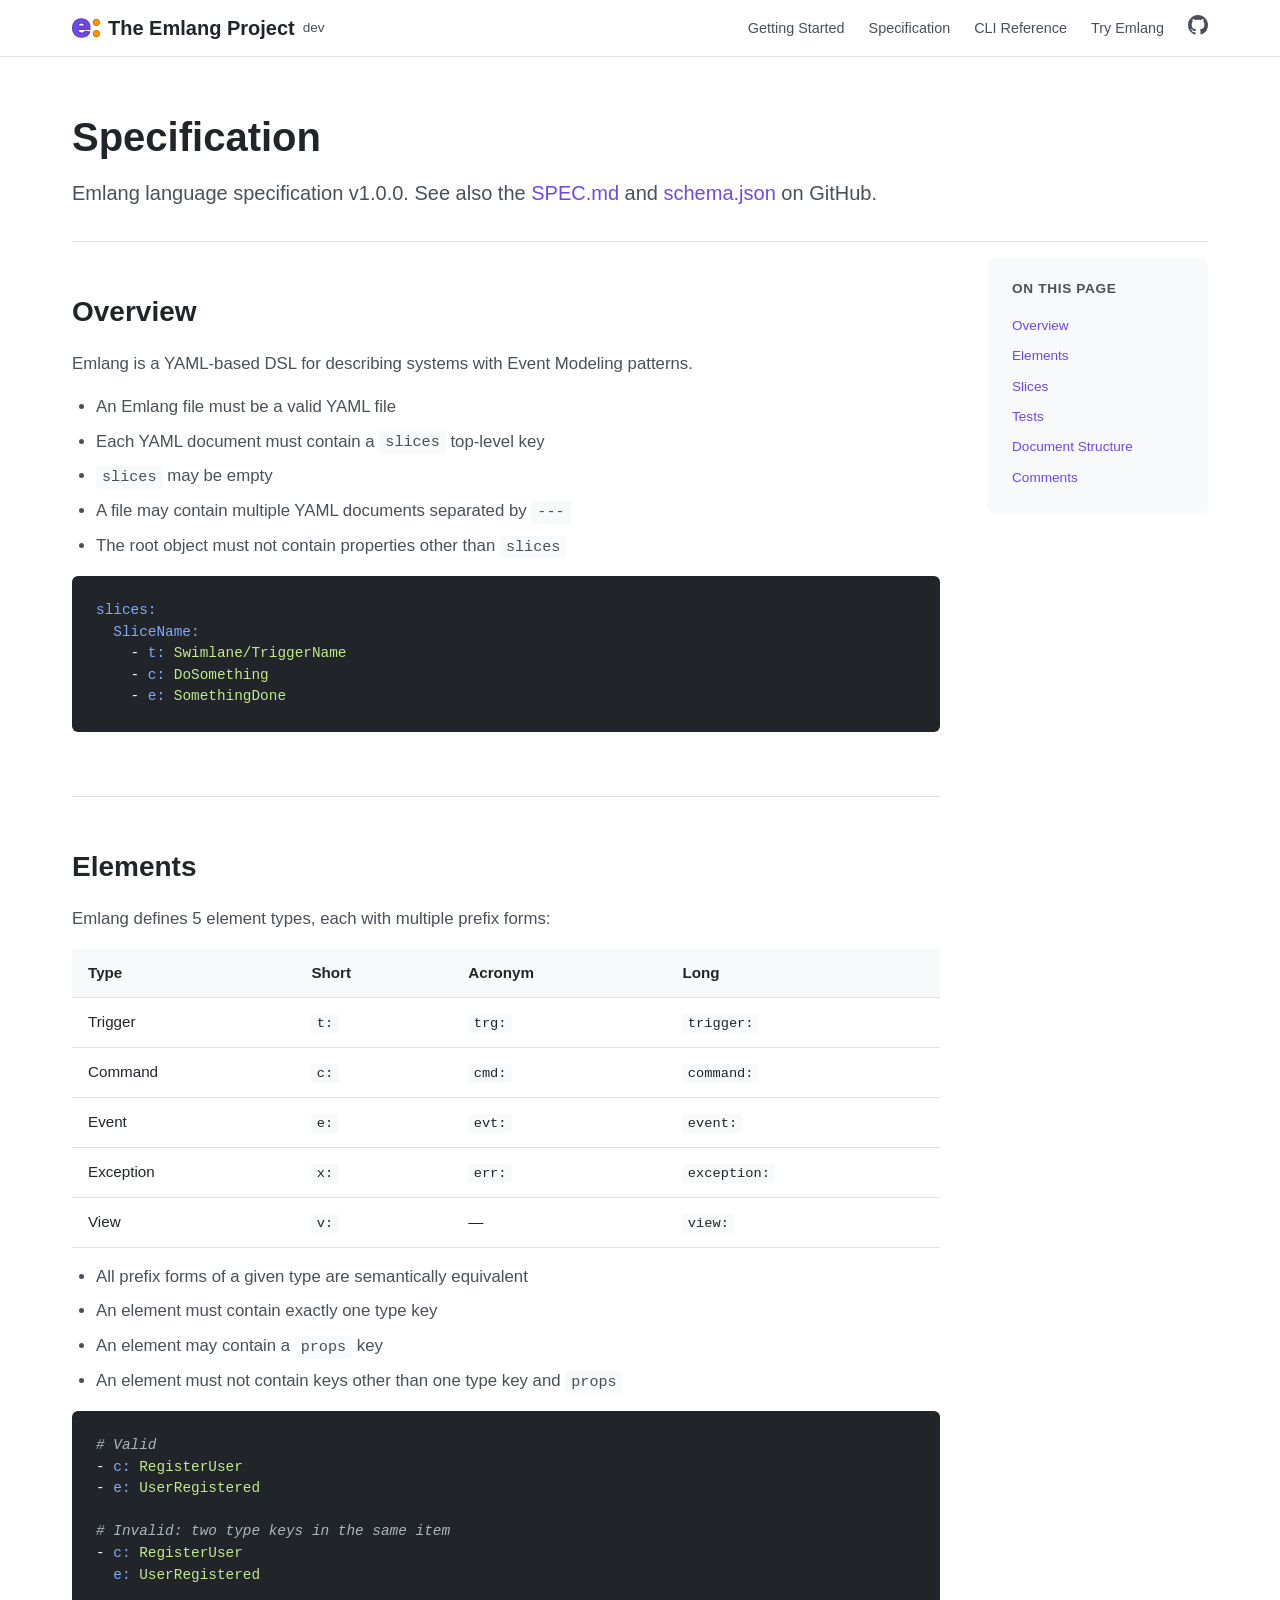
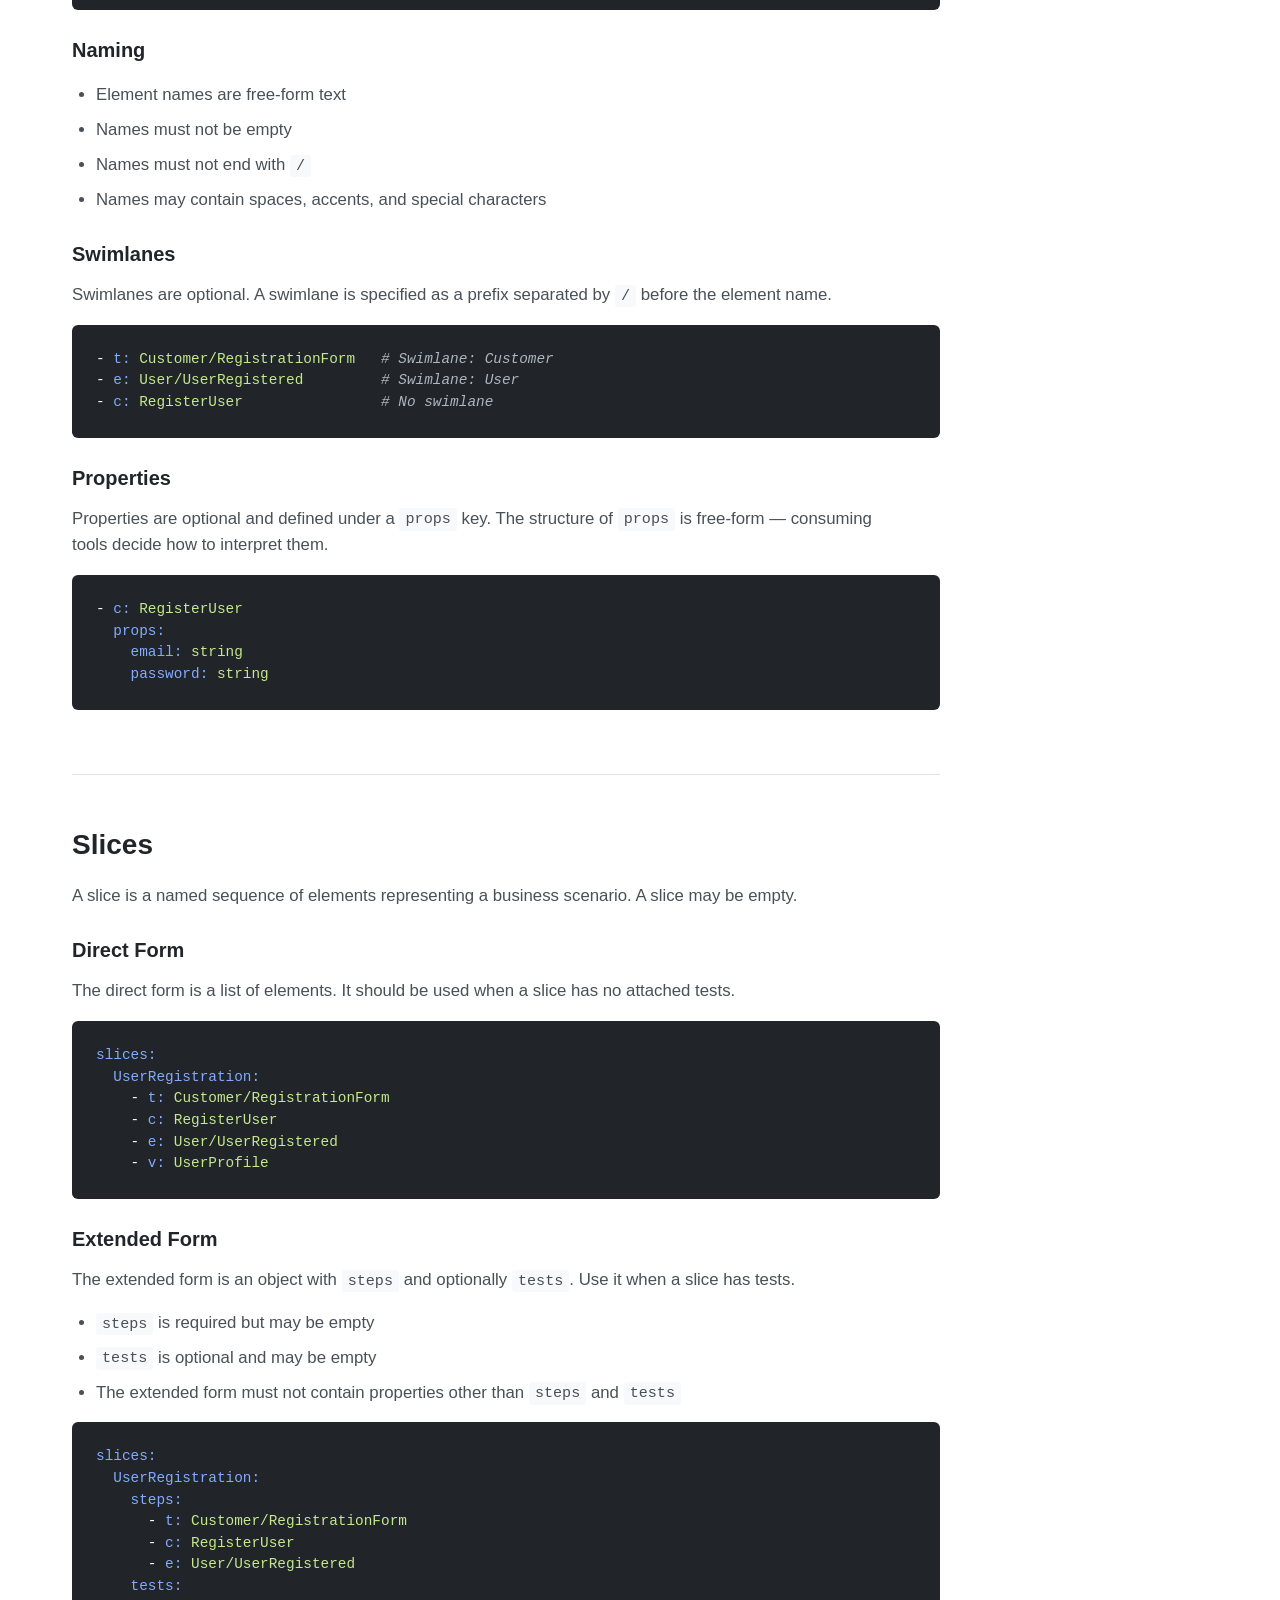
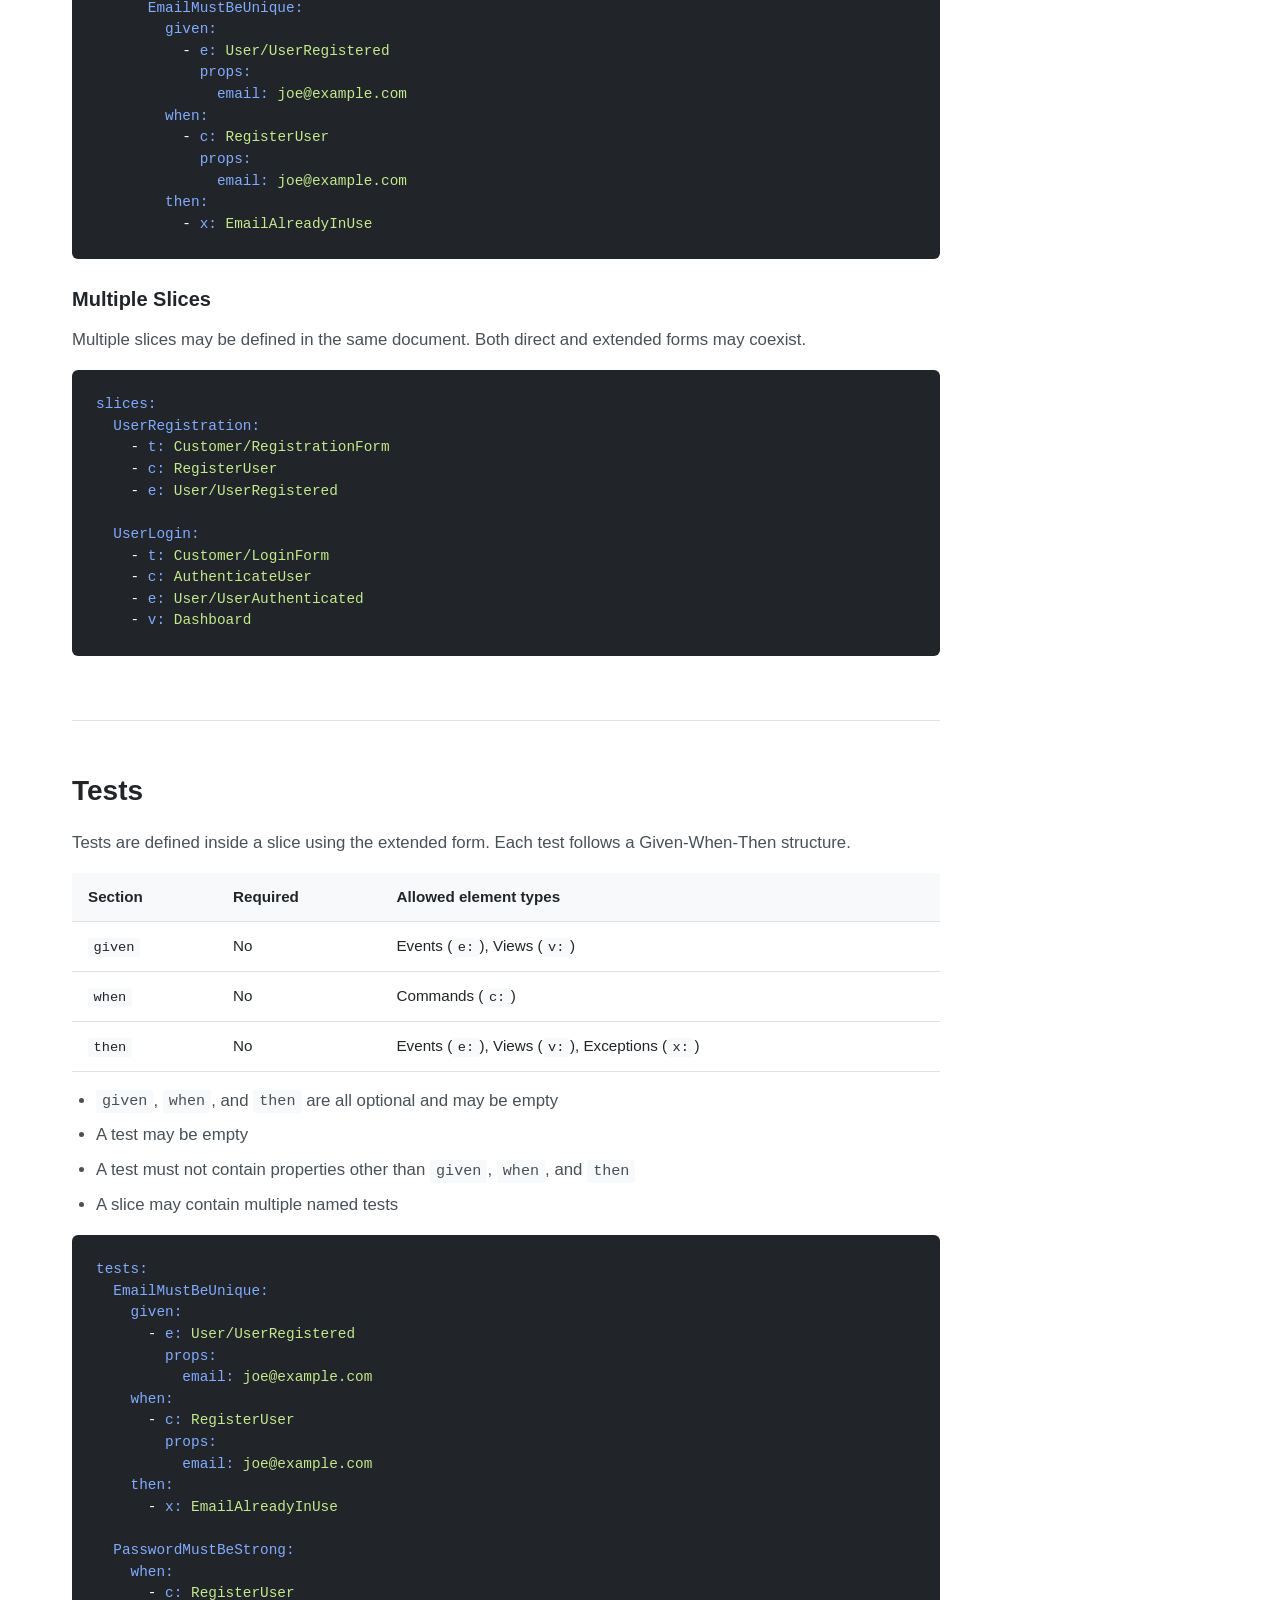
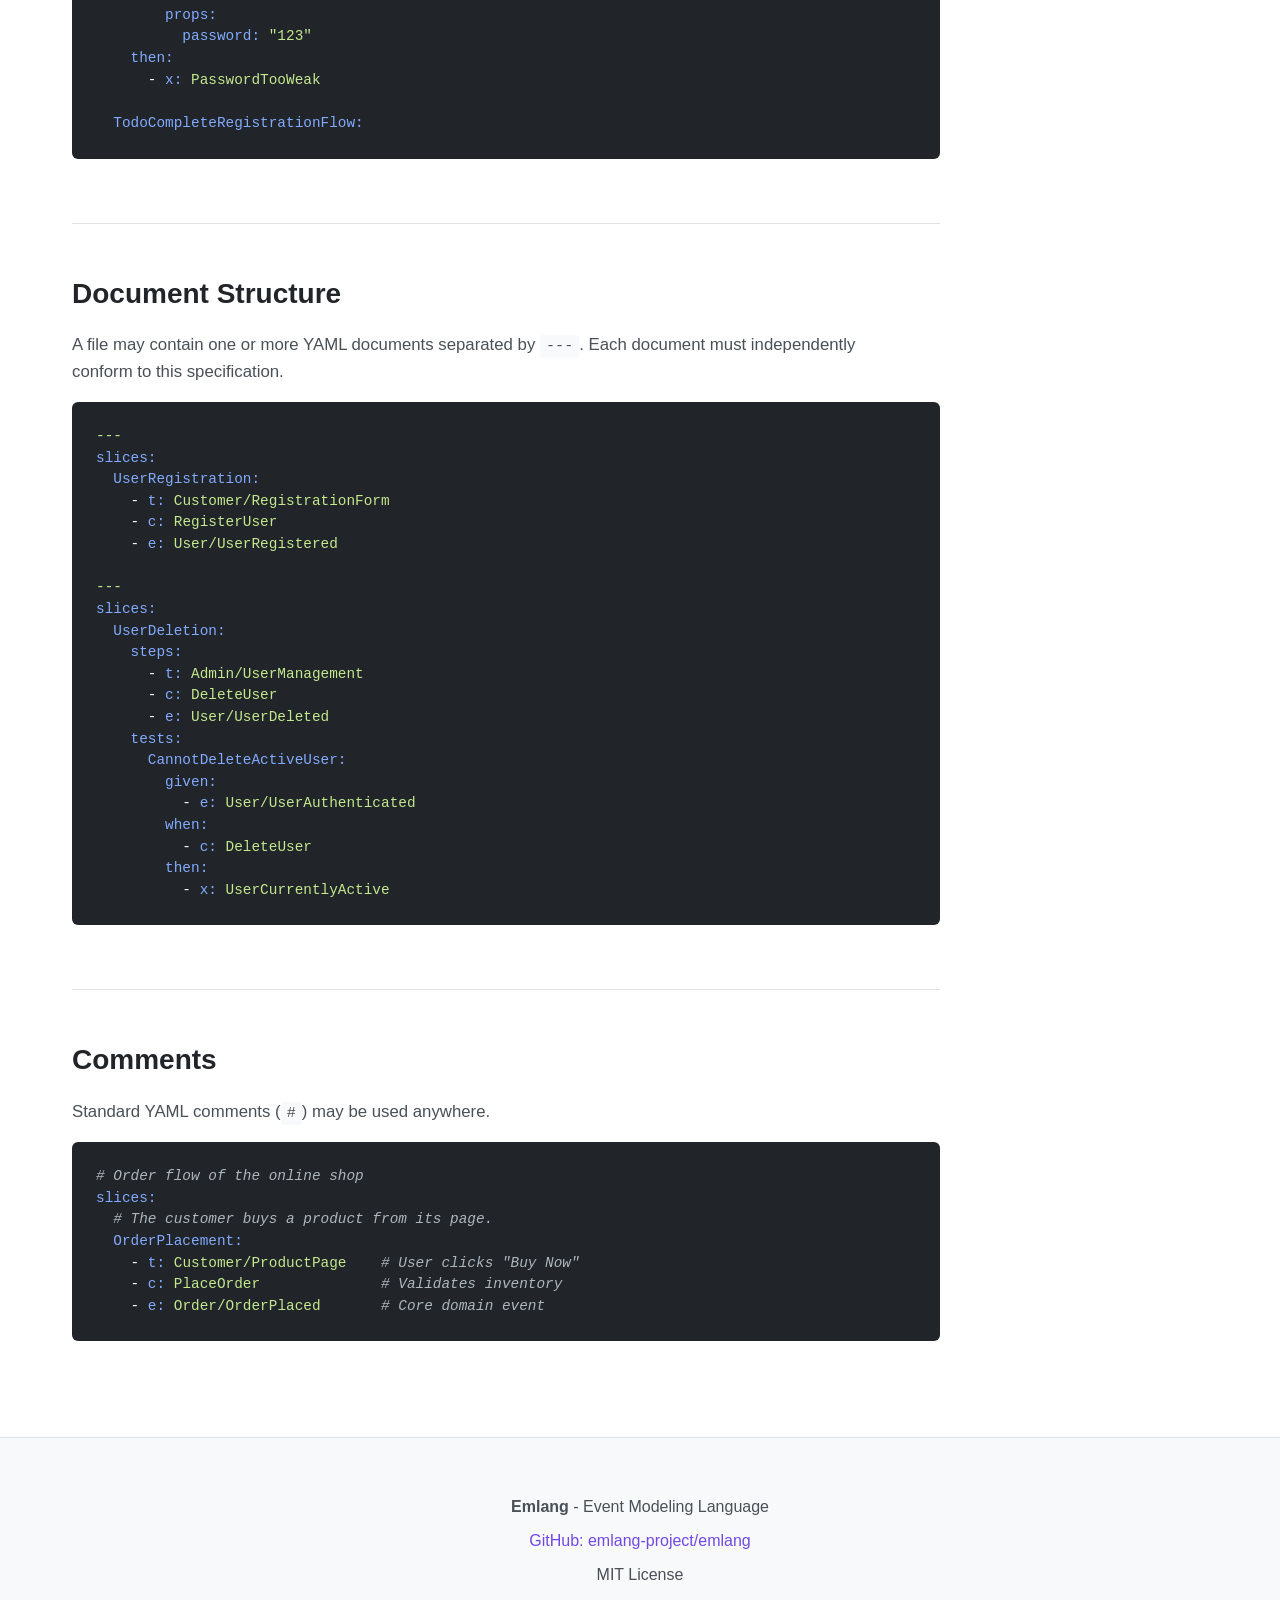
<file: docs/spec.html>
<!DOCTYPE html>
<html lang="en">
<head>
    <meta charset="UTF-8">
    <meta name="viewport" content="width=device-width, initial-scale=1.0">
    <title>Specification - Emlang</title>
    <meta name="description" content="Language specification for Emlang - Event Modeling in YAML.">
    <link rel="icon" type="image/x-icon" href="favicon.ico">
    <link rel="canonical" href="https://emlang-project.github.io/spec.html">
    <link rel="stylesheet" href="styles.css">
</head>
<body>
    <nav>
        <div class="nav-inner">
            <a href="index.html" class="nav-logo"><img src="logo.svg" alt="Emlang" class="nav-logo-img"> The Emlang Project</a> <a href="https://github.com/emlang-project/emlang/releases/latest" class="nav-version">dev</a>
            <button class="nav-toggle" aria-label="Toggle navigation" onclick="document.querySelector('.nav-links').classList.toggle('open')">
                <svg viewBox="0 0 24 24" fill="none" stroke="currentColor" stroke-width="2"><path d="M3 12h18M3 6h18M3 18h18"/></svg>
            </button>
            <ul class="nav-links">
                <li><a href="index.html#getting-started">Getting Started</a></li>
                <li><a href="spec.html">Specification</a></li>
                <li><a href="cli.html">CLI Reference</a></li>
                <li><a href="repl.html" target="_blank">Try Emlang</a></li>
                <li><a href="https://github.com/emlang-project/emlang" target="_blank" aria-label="GitHub" class="nav-github"><svg viewBox="0 0 16 16" width="20" height="20" fill="currentColor"><path d="M8 0C3.58 0 0 3.58 0 8c0 3.54 2.29 6.53 5.47 7.59.4.07.55-.17.55-.38 0-.19-.01-.82-.01-1.49-2.01.37-2.53-.49-2.69-.94-.09-.23-.48-.94-.82-1.13-.28-.15-.68-.52-.01-.53.63-.01 1.08.58 1.23.82.72 1.21 1.87.87 2.33.66.07-.52.28-.87.51-1.07-1.78-.2-3.64-.89-3.64-3.95 0-.87.31-1.59.82-2.15-.08-.2-.36-1.02.08-2.12 0 0 .67-.21 2.2.82.64-.18 1.32-.27 2-.27.68 0 1.36.09 2 .27 1.53-1.04 2.2-.82 2.2-.82.44 1.1.16 1.92.08 2.12.51.56.82 1.27.82 2.15 0 3.07-1.87 3.75-3.65 3.95.29.25.54.73.54 1.48 0 1.07-.01 1.93-.01 2.2 0 .21.15.46.55.38A8.013 8.013 0 0016 8c0-4.42-3.58-8-8-8z"/></svg></a></li>
            </ul>
        </div>
    </nav>

    <div class="container">
        <div class="page-header">
            <h1>Specification</h1>
            <p>Emlang language specification v1.0.0. See also the <a href="https://github.com/emlang-project/spec/blob/main/SPEC.md">SPEC.md</a> and <a href="https://github.com/emlang-project/spec/blob/main/schema.json">schema.json</a> on GitHub.</p>
        </div>

        <div class="content-layout">
        <div class="content-main">

        <section id="overview">
            <h2>Overview</h2>
            <p>Emlang is a YAML-based DSL for describing systems with Event Modeling patterns.</p>
            <ul class="rules">
                <li>An Emlang file must be a valid YAML file</li>
                <li>Each YAML document must contain a <code>slices</code> top-level key</li>
                <li><code>slices</code> may be empty</li>
                <li>A file may contain multiple YAML documents separated by <code>---</code></li>
                <li>The root object must not contain properties other than <code>slices</code></li>
            </ul>
            <div class="code-wrapper">
                <button class="copy-btn" onclick="copyCode(this)">Copy</button>
                <pre><code><span class="hljs-attr">slices:</span>
  <span class="hljs-attr">SliceName:</span>
    - <span class="hljs-attr">t:</span> <span class="hljs-string">Swimlane/TriggerName</span>
    - <span class="hljs-attr">c:</span> <span class="hljs-string">DoSomething</span>
    - <span class="hljs-attr">e:</span> <span class="hljs-string">SomethingDone</span></code></pre>
            </div>
        </section>

        <section id="elements">
            <h2>Elements</h2>
            <p>Emlang defines 5 element types, each with multiple prefix forms:</p>

            <div class="table-wrapper">
                <table>
                    <thead>
                        <tr>
                            <th>Type</th>
                            <th>Short</th>
                            <th>Acronym</th>
                            <th>Long</th>
                        </tr>
                    </thead>
                    <tbody>
                        <tr>
                            <td>Trigger</td>
                            <td><code>t:</code></td>
                            <td><code>trg:</code></td>
                            <td><code>trigger:</code></td>
                        </tr>
                        <tr>
                            <td>Command</td>
                            <td><code>c:</code></td>
                            <td><code>cmd:</code></td>
                            <td><code>command:</code></td>
                        </tr>
                        <tr>
                            <td>Event</td>
                            <td><code>e:</code></td>
                            <td><code>evt:</code></td>
                            <td><code>event:</code></td>
                        </tr>
                        <tr>
                            <td>Exception</td>
                            <td><code>x:</code></td>
                            <td><code>err:</code></td>
                            <td><code>exception:</code></td>
                        </tr>
                        <tr>
                            <td>View</td>
                            <td><code>v:</code></td>
                            <td>—</td>
                            <td><code>view:</code></td>
                        </tr>
                    </tbody>
                </table>
            </div>

            <ul class="rules">
                <li>All prefix forms of a given type are semantically equivalent</li>
                <li>An element must contain exactly one type key</li>
                <li>An element may contain a <code>props</code> key</li>
                <li>An element must not contain keys other than one type key and <code>props</code></li>
            </ul>

            <div class="code-wrapper">
                <button class="copy-btn" onclick="copyCode(this)">Copy</button>
                <pre><code><span class="hljs-comment"># Valid</span>
- <span class="hljs-attr">c:</span> <span class="hljs-string">RegisterUser</span>
- <span class="hljs-attr">e:</span> <span class="hljs-string">UserRegistered</span>

<span class="hljs-comment"># Invalid: two type keys in the same item</span>
- <span class="hljs-attr">c:</span> <span class="hljs-string">RegisterUser</span>
  <span class="hljs-attr">e:</span> <span class="hljs-string">UserRegistered</span></code></pre>
            </div>

            <h3 id="naming">Naming</h3>
            <ul class="rules">
                <li>Element names are free-form text</li>
                <li>Names must not be empty</li>
                <li>Names must not end with <code>/</code></li>
                <li>Names may contain spaces, accents, and special characters</li>
            </ul>

            <h3 id="swimlanes">Swimlanes</h3>
            <p>Swimlanes are optional. A swimlane is specified as a prefix separated by <code>/</code> before the element name.</p>
            <div class="code-wrapper">
                <button class="copy-btn" onclick="copyCode(this)">Copy</button>
                <pre><code>- <span class="hljs-attr">t:</span> <span class="hljs-string">Customer/RegistrationForm</span>   <span class="hljs-comment"># Swimlane: Customer</span>
- <span class="hljs-attr">e:</span> <span class="hljs-string">User/UserRegistered</span>         <span class="hljs-comment"># Swimlane: User</span>
- <span class="hljs-attr">c:</span> <span class="hljs-string">RegisterUser</span>                <span class="hljs-comment"># No swimlane</span></code></pre>
            </div>

            <h3 id="properties">Properties</h3>
            <p>Properties are optional and defined under a <code>props</code> key. The structure of <code>props</code> is free-form — consuming tools decide how to interpret them.</p>
            <div class="code-wrapper">
                <button class="copy-btn" onclick="copyCode(this)">Copy</button>
                <pre><code>- <span class="hljs-attr">c:</span> <span class="hljs-string">RegisterUser</span>
  <span class="hljs-attr">props:</span>
    <span class="hljs-attr">email:</span> <span class="hljs-string">string</span>
    <span class="hljs-attr">password:</span> <span class="hljs-string">string</span></code></pre>
            </div>
        </section>

        <section id="slices">
            <h2>Slices</h2>
            <p>A slice is a named sequence of elements representing a business scenario. A slice may be empty.</p>

            <h3 id="direct-form">Direct Form</h3>
            <p>The direct form is a list of elements. It should be used when a slice has no attached tests.</p>
            <div class="code-wrapper">
                <button class="copy-btn" onclick="copyCode(this)">Copy</button>
                <pre><code><span class="hljs-attr">slices:</span>
  <span class="hljs-attr">UserRegistration:</span>
    - <span class="hljs-attr">t:</span> <span class="hljs-string">Customer/RegistrationForm</span>
    - <span class="hljs-attr">c:</span> <span class="hljs-string">RegisterUser</span>
    - <span class="hljs-attr">e:</span> <span class="hljs-string">User/UserRegistered</span>
    - <span class="hljs-attr">v:</span> <span class="hljs-string">UserProfile</span></code></pre>
            </div>

            <h3 id="extended-form">Extended Form</h3>
            <p>The extended form is an object with <code>steps</code> and optionally <code>tests</code>. Use it when a slice has tests.</p>
            <ul class="rules">
                <li><code>steps</code> is required but may be empty</li>
                <li><code>tests</code> is optional and may be empty</li>
                <li>The extended form must not contain properties other than <code>steps</code> and <code>tests</code></li>
            </ul>
            <div class="code-wrapper">
                <button class="copy-btn" onclick="copyCode(this)">Copy</button>
                <pre><code><span class="hljs-attr">slices:</span>
  <span class="hljs-attr">UserRegistration:</span>
    <span class="hljs-attr">steps:</span>
      - <span class="hljs-attr">t:</span> <span class="hljs-string">Customer/RegistrationForm</span>
      - <span class="hljs-attr">c:</span> <span class="hljs-string">RegisterUser</span>
      - <span class="hljs-attr">e:</span> <span class="hljs-string">User/UserRegistered</span>
    <span class="hljs-attr">tests:</span>
      <span class="hljs-attr">EmailMustBeUnique:</span>
        <span class="hljs-attr">given:</span>
          - <span class="hljs-attr">e:</span> <span class="hljs-string">User/UserRegistered</span>
            <span class="hljs-attr">props:</span>
              <span class="hljs-attr">email:</span> <span class="hljs-string">joe@example.com</span>
        <span class="hljs-attr">when:</span>
          - <span class="hljs-attr">c:</span> <span class="hljs-string">RegisterUser</span>
            <span class="hljs-attr">props:</span>
              <span class="hljs-attr">email:</span> <span class="hljs-string">joe@example.com</span>
        <span class="hljs-attr">then:</span>
          - <span class="hljs-attr">x:</span> <span class="hljs-string">EmailAlreadyInUse</span></code></pre>
            </div>

            <h3 id="multiple-slices">Multiple Slices</h3>
            <p>Multiple slices may be defined in the same document. Both direct and extended forms may coexist.</p>
            <div class="code-wrapper">
                <button class="copy-btn" onclick="copyCode(this)">Copy</button>
                <pre><code><span class="hljs-attr">slices:</span>
  <span class="hljs-attr">UserRegistration:</span>
    - <span class="hljs-attr">t:</span> <span class="hljs-string">Customer/RegistrationForm</span>
    - <span class="hljs-attr">c:</span> <span class="hljs-string">RegisterUser</span>
    - <span class="hljs-attr">e:</span> <span class="hljs-string">User/UserRegistered</span>

  <span class="hljs-attr">UserLogin:</span>
    - <span class="hljs-attr">t:</span> <span class="hljs-string">Customer/LoginForm</span>
    - <span class="hljs-attr">c:</span> <span class="hljs-string">AuthenticateUser</span>
    - <span class="hljs-attr">e:</span> <span class="hljs-string">User/UserAuthenticated</span>
    - <span class="hljs-attr">v:</span> <span class="hljs-string">Dashboard</span></code></pre>
            </div>
        </section>

        <section id="tests">
            <h2>Tests</h2>
            <p>Tests are defined inside a slice using the extended form. Each test follows a Given-When-Then structure.</p>

            <div class="table-wrapper">
                <table>
                    <thead>
                        <tr>
                            <th>Section</th>
                            <th>Required</th>
                            <th>Allowed element types</th>
                        </tr>
                    </thead>
                    <tbody>
                        <tr>
                            <td><code>given</code></td>
                            <td>No</td>
                            <td>Events (<code>e:</code>), Views (<code>v:</code>)</td>
                        </tr>
                        <tr>
                            <td><code>when</code></td>
                            <td>No</td>
                            <td>Commands (<code>c:</code>)</td>
                        </tr>
                        <tr>
                            <td><code>then</code></td>
                            <td>No</td>
                            <td>Events (<code>e:</code>), Views (<code>v:</code>), Exceptions (<code>x:</code>)</td>
                        </tr>
                    </tbody>
                </table>
            </div>

            <ul class="rules">
                <li><code>given</code>, <code>when</code>, and <code>then</code> are all optional and may be empty</li>
                <li>A test may be empty</li>
                <li>A test must not contain properties other than <code>given</code>, <code>when</code>, and <code>then</code></li>
                <li>A slice may contain multiple named tests</li>
            </ul>

            <div class="code-wrapper">
                <button class="copy-btn" onclick="copyCode(this)">Copy</button>
                <pre><code><span class="hljs-attr">tests:</span>
  <span class="hljs-attr">EmailMustBeUnique:</span>
    <span class="hljs-attr">given:</span>
      - <span class="hljs-attr">e:</span> <span class="hljs-string">User/UserRegistered</span>
        <span class="hljs-attr">props:</span>
          <span class="hljs-attr">email:</span> <span class="hljs-string">joe@example.com</span>
    <span class="hljs-attr">when:</span>
      - <span class="hljs-attr">c:</span> <span class="hljs-string">RegisterUser</span>
        <span class="hljs-attr">props:</span>
          <span class="hljs-attr">email:</span> <span class="hljs-string">joe@example.com</span>
    <span class="hljs-attr">then:</span>
      - <span class="hljs-attr">x:</span> <span class="hljs-string">EmailAlreadyInUse</span>

  <span class="hljs-attr">PasswordMustBeStrong:</span>
    <span class="hljs-attr">when:</span>
      - <span class="hljs-attr">c:</span> <span class="hljs-string">RegisterUser</span>
        <span class="hljs-attr">props:</span>
          <span class="hljs-attr">password:</span> <span class="hljs-string">"123"</span>
    <span class="hljs-attr">then:</span>
      - <span class="hljs-attr">x:</span> <span class="hljs-string">PasswordTooWeak</span>

  <span class="hljs-attr">TodoCompleteRegistrationFlow:</span></code></pre>
            </div>
        </section>

        <section id="documents">
            <h2>Document Structure</h2>
            <p>A file may contain one or more YAML documents separated by <code>---</code>. Each document must independently conform to this specification.</p>
            <div class="code-wrapper">
                <button class="copy-btn" onclick="copyCode(this)">Copy</button>
                <pre><code><span class="hljs-string">---</span>
<span class="hljs-attr">slices:</span>
  <span class="hljs-attr">UserRegistration:</span>
    - <span class="hljs-attr">t:</span> <span class="hljs-string">Customer/RegistrationForm</span>
    - <span class="hljs-attr">c:</span> <span class="hljs-string">RegisterUser</span>
    - <span class="hljs-attr">e:</span> <span class="hljs-string">User/UserRegistered</span>

<span class="hljs-string">---</span>
<span class="hljs-attr">slices:</span>
  <span class="hljs-attr">UserDeletion:</span>
    <span class="hljs-attr">steps:</span>
      - <span class="hljs-attr">t:</span> <span class="hljs-string">Admin/UserManagement</span>
      - <span class="hljs-attr">c:</span> <span class="hljs-string">DeleteUser</span>
      - <span class="hljs-attr">e:</span> <span class="hljs-string">User/UserDeleted</span>
    <span class="hljs-attr">tests:</span>
      <span class="hljs-attr">CannotDeleteActiveUser:</span>
        <span class="hljs-attr">given:</span>
          - <span class="hljs-attr">e:</span> <span class="hljs-string">User/UserAuthenticated</span>
        <span class="hljs-attr">when:</span>
          - <span class="hljs-attr">c:</span> <span class="hljs-string">DeleteUser</span>
        <span class="hljs-attr">then:</span>
          - <span class="hljs-attr">x:</span> <span class="hljs-string">UserCurrentlyActive</span></code></pre>
            </div>
        </section>

        <section id="comments">
            <h2>Comments</h2>
            <p>Standard YAML comments (<code>#</code>) may be used anywhere.</p>
            <div class="code-wrapper">
                <button class="copy-btn" onclick="copyCode(this)">Copy</button>
                <pre><code><span class="hljs-comment"># Order flow of the online shop</span>
<span class="hljs-attr">slices:</span>
  <span class="hljs-comment"># The customer buys a product from its page.</span>
  <span class="hljs-attr">OrderPlacement:</span>
    - <span class="hljs-attr">t:</span> <span class="hljs-string">Customer/ProductPage</span>    <span class="hljs-comment"># User clicks "Buy Now"</span>
    - <span class="hljs-attr">c:</span> <span class="hljs-string">PlaceOrder</span>              <span class="hljs-comment"># Validates inventory</span>
    - <span class="hljs-attr">e:</span> <span class="hljs-string">Order/OrderPlaced</span>       <span class="hljs-comment"># Core domain event</span></code></pre>
            </div>
        </section>

        </div><!-- .content-main -->
        <aside class="toc-sidebar">
            <div class="toc">
                <h3>On this page</h3>
                <ul>
                    <li><a href="#overview">Overview</a></li>
                    <li><a href="#elements">Elements</a></li>
                    <li><a href="#slices">Slices</a></li>
                    <li><a href="#tests">Tests</a></li>
                    <li><a href="#documents">Document Structure</a></li>
                    <li><a href="#comments">Comments</a></li>
                </ul>
            </div>
        </aside>
        </div><!-- .content-layout -->
    </div>

    <footer>
        <div class="container">
            <p><strong>Emlang</strong> - Event Modeling Language</p>
            <p><a href="https://github.com/emlang-project/emlang">GitHub: emlang-project/emlang</a></p>
            <p>MIT License</p>
        </div>
    </footer>

    <script>
        function copyCode(btn) {
            const wrapper = btn.parentElement;
            const codeEl = wrapper.querySelector('code');
            const text = codeEl.textContent.trim();
            navigator.clipboard.writeText(text).then(() => {
                btn.textContent = 'Copied!';
                setTimeout(() => { btn.textContent = 'Copy'; }, 2000);
            });
        }
    </script>
</body>
</html>
</file>
<file: docs/styles.css>
/* Open Colors */
:root {
    --violet-6: #7048e8;
    --violet-7: #5f3dc4;
    --orange-6: #f59f00;
    --orange-7: #e67700;
    --gray-0: #f8f9fa;
    --gray-1: #f1f3f5;
    --gray-3: #dee2e6;
    --gray-5: #adb5bd;
    --gray-7: #495057;
    --gray-9: #212529;
}

* {
    margin: 0;
    padding: 0;
    box-sizing: border-box;
}

html {
    scroll-behavior: smooth;
    scroll-padding-top: 60px;
}

body {
    font-family: -apple-system, BlinkMacSystemFont, 'Segoe UI', Roboto, Oxygen, Ubuntu, Cantarell, sans-serif;
    line-height: 1.6;
    color: var(--gray-9);
    background: white;
}

/* Nav */
nav {
    position: sticky;
    top: 0;
    z-index: 100;
    background: white;
    border-bottom: 1px solid var(--gray-3);
}

.nav-inner {
    max-width: 1200px;
    margin: 0 auto;
    padding: 0 2rem;
    display: flex;
    align-items: center;
    justify-content: space-between;
    height: 56px;
}

.nav-logo {
    font-weight: 800;
    font-size: 1.25rem;
    text-decoration: none;
    color: var(--gray-9);
    display: flex;
    align-items: center;
    gap: 0.5rem;
}

.nav-logo-img {
    height: 28px;
    width: 28px;
}

.nav-version {
    color: var(--gray-7);
    font-size: 0.85rem;
    margin-left: 0.5rem;
    margin-right: auto;
    text-decoration: none;
}

.nav-links {
    display: flex;
    gap: 1.5rem;
    list-style: none;
}

.nav-links a {
    text-decoration: none;
    color: var(--gray-7);
    font-size: 0.9rem;
    font-weight: 500;
    transition: color 0.2s;
}

.nav-links a:hover {
    color: var(--violet-6);
}

.nav-github {
    display: flex;
    align-items: center;
}

.nav-toggle {
    display: none;
    background: none;
    border: none;
    cursor: pointer;
    padding: 0.5rem;
}

.nav-toggle svg {
    width: 24px;
    height: 24px;
    stroke: var(--gray-7);
}

.container {
    max-width: 1200px;
    margin: 0 auto;
    padding: 0 2rem;
}

/* Page header */
.page-header {
    padding: 3rem 0 2rem;
    border-bottom: 1px solid var(--gray-3);
}

.page-header h1 {
    font-size: 2.5rem;
    font-weight: 800;
    color: var(--gray-9);
    margin-bottom: 0.5rem;
}

.page-header p {
    font-size: 1.25rem;
    color: var(--gray-7);
}

.page-header p a {
    color: var(--violet-6);
    text-decoration: none;
}

.page-header p a:hover {
    text-decoration: underline;
}

/* Sections */
section {
    padding: 3rem 0;
    border-bottom: 1px solid var(--gray-3);
}

section:last-of-type {
    border-bottom: none;
}

section h2 {
    font-size: 1.75rem;
    font-weight: 700;
    margin-bottom: 1rem;
    color: var(--gray-9);
}

section h3 {
    font-size: 1.25rem;
    font-weight: 600;
    margin-top: 1.5rem;
    margin-bottom: 0.75rem;
    color: var(--gray-9);
}

section p {
    font-size: 1.05rem;
    color: var(--gray-7);
    margin-bottom: 1rem;
    max-width: 800px;
}

/* Code */
code {
    background: var(--gray-0);
    padding: 0.15em 0.4em;
    border-radius: 3px;
    font-size: 0.9em;
}

pre {
    background: var(--gray-9);
    color: #f8f9fa;
    padding: 1.5rem;
    border-radius: 6px;
    overflow-x: auto;
    font-size: 0.9rem;
    line-height: 1.5;
    margin: 1rem 0;
}

pre code {
    background: none;
    padding: 0;
    font-size: inherit;
}

/* Tables */
.table-wrapper {
    overflow-x: auto;
    margin: 1rem 0;
}

table {
    width: 100%;
    border-collapse: collapse;
    font-size: 0.95rem;
}

th, td {
    text-align: left;
    padding: 0.75rem 1rem;
    border-bottom: 1px solid var(--gray-3);
}

th {
    background: var(--gray-0);
    font-weight: 600;
    color: var(--gray-9);
    white-space: nowrap;
}

td code {
    white-space: nowrap;
}

.category-row td {
    background: var(--gray-0);
    font-weight: 600;
    color: var(--violet-6);
    padding-top: 1rem;
}

.severity-error {
    color: #c92a2a;
    font-weight: 600;
}

.severity-warning {
    color: #e67700;
    font-weight: 600;
}

/* Lists */
ul.rules {
    margin: 1rem 0;
    padding-left: 1.5rem;
    color: var(--gray-7);
}

ul.rules li {
    margin-bottom: 0.5rem;
    font-size: 1.05rem;
}

ol, ul.plain {
    margin: 1rem 0;
    padding-left: 1.5rem;
    color: var(--gray-7);
}

ol li, ul.plain li {
    margin-bottom: 0.5rem;
    font-size: 1.05rem;
}

/* Code wrapper with copy button */
.code-wrapper {
    position: relative;
}

.copy-btn {
    position: absolute;
    top: 0.5rem;
    right: 0.5rem;
    background: rgba(255, 255, 255, 0.15);
    color: var(--gray-5);
    border: 1px solid rgba(255, 255, 255, 0.2);
    border-radius: 4px;
    padding: 0.25rem 0.5rem;
    font-size: 0.75rem;
    cursor: pointer;
    opacity: 0;
    transition: opacity 0.2s;
    font-family: inherit;
}

.code-wrapper:hover .copy-btn,
.install-wrapper:hover .copy-btn {
    opacity: 1;
}

.copy-btn:hover {
    background: rgba(255, 255, 255, 0.25);
    color: white;
}

/* Syntax Highlighting */
.hljs-attr { color: #82aaff; }
.hljs-string { color: #c3e88d; }
.hljs-number { color: #f78c6c; }
.hljs-comment { color: var(--gray-5); font-style: italic; }
.hljs-literal { color: #ff966c; }

/* Content layout */
.content-layout {
    display: flex;
    gap: 3rem;
    align-items: flex-start;
}

.content-main {
    flex: 1;
    min-width: 0;
}

/* TOC */
.toc-sidebar {
    width: 220px;
    flex-shrink: 0;
    position: sticky;
    top: 72px;
    max-height: calc(100vh - 88px);
    overflow-y: auto;
    padding: 1rem 0;
}

.toc {
    background: var(--gray-0);
    border-radius: 8px;
    padding: 1.25rem 1.5rem;
}

.toc h3 {
    margin-top: 0;
    margin-bottom: 0.75rem;
    font-size: 0.85rem;
    text-transform: uppercase;
    letter-spacing: 0.05em;
    color: var(--gray-7);
}

.toc ul {
    list-style: none;
    padding: 0;
}

.toc li {
    margin-bottom: 0.3rem;
}

.toc a {
    text-decoration: none;
    color: var(--violet-6);
    font-size: 0.85rem;
}

.toc a:hover {
    text-decoration: underline;
}

/* Footer */
footer {
    padding: 3rem 0;
    background: var(--gray-0);
    border-top: 1px solid var(--gray-3);
    text-align: center;
    margin-top: 2rem;
}

footer p {
    color: var(--gray-7);
    margin: 0.5rem 0;
}

footer a {
    color: var(--violet-6);
    text-decoration: none;
}

footer a:hover {
    text-decoration: underline;
}

/* Responsive */
@media (max-width: 768px) {
    .page-header h1 {
        font-size: 2rem;
    }

    section h2 {
        font-size: 1.5rem;
    }

    .nav-toggle {
        display: block;
    }

    .nav-links {
        display: none;
        position: absolute;
        top: 56px;
        left: 0;
        right: 0;
        background: white;
        flex-direction: column;
        padding: 1rem 2rem;
        border-bottom: 1px solid var(--gray-3);
        gap: 0.75rem;
    }

    .nav-links.open {
        display: flex;
    }

    th, td {
        padding: 0.5rem 0.75rem;
        font-size: 0.85rem;
    }

    .content-layout {
        display: block;
    }

    .toc-sidebar {
        width: auto;
        position: static;
        max-height: none;
        padding: 0;
        margin-bottom: 1rem;
    }
}
</file>
